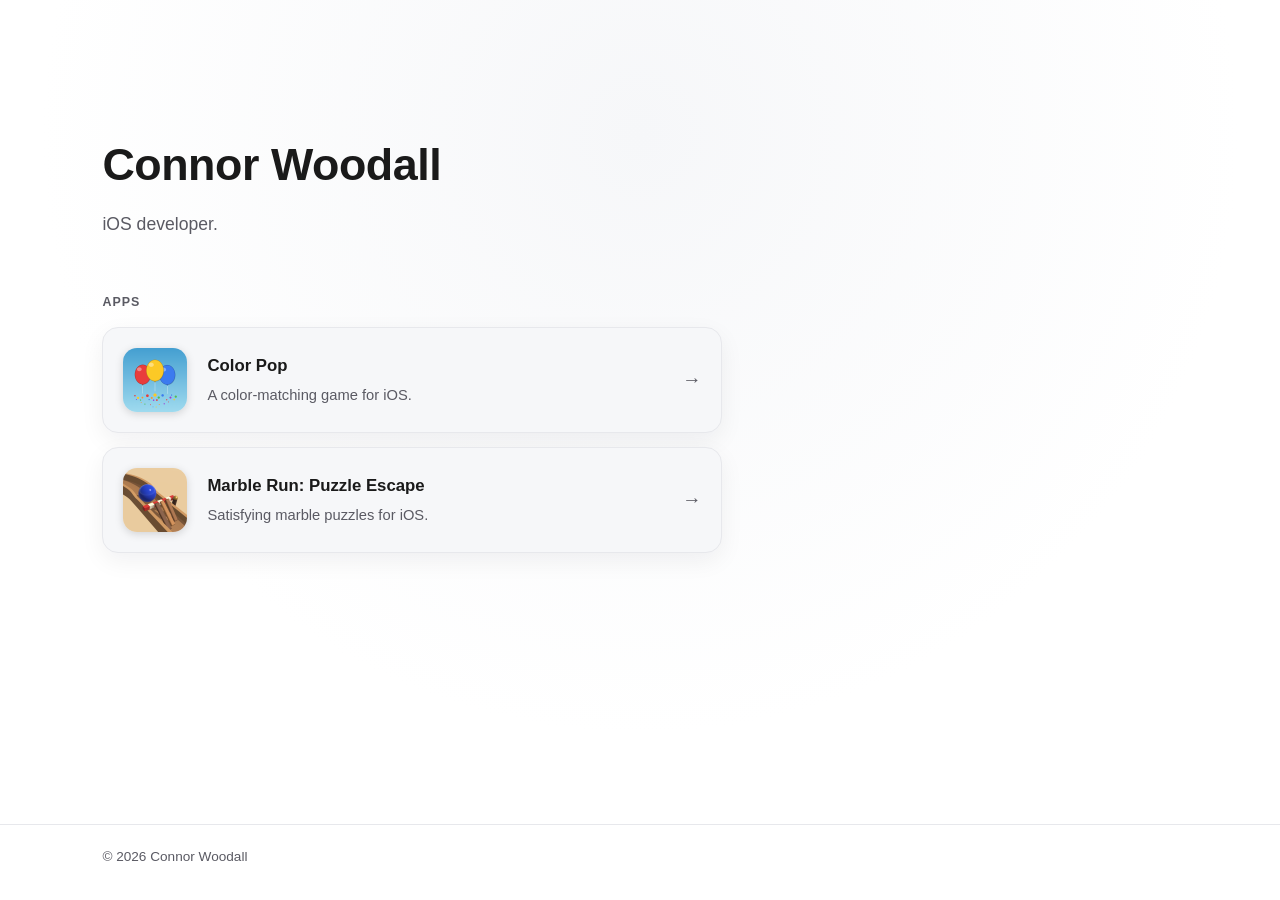
<file: index.html>
<!DOCTYPE html>
<html lang="en">
<head>
  <meta charset="UTF-8">
  <meta name="viewport" content="width=device-width, initial-scale=1.0">
  <title>Connor Woodall</title>
  <link rel="stylesheet" href="assets/site.css">
</head>
<body>

  <div class="wrap">
    <h1>Connor Woodall</h1>
    <p class="subtitle">iOS developer.</p>

    <h2 class="section-label">Apps</h2>
    <a class="app-card" href="colorpop.html">
      <img src="assets/app-icon.png" alt="Color Pop app icon">
      <div class="app-meta">
        <p class="app-name">Color Pop</p>
        <p class="app-desc">A color-matching game for iOS.</p>
      </div>
      <span class="app-arrow">&rarr;</span>
    </a>
    <a class="app-card" href="marblerun/index.html" style="margin-top: 14px;">
      <img src="assets/marblerun/app-icon.png" alt="Marble Run app icon">
      <div class="app-meta">
        <p class="app-name">Marble Run: Puzzle Escape</p>
        <p class="app-desc">Satisfying marble puzzles for iOS.</p>
      </div>
      <span class="app-arrow">&rarr;</span>
    </a>
  </div>

  <footer>
    &copy; 2026 Connor Woodall
  </footer>

</body>
</html>
</file>
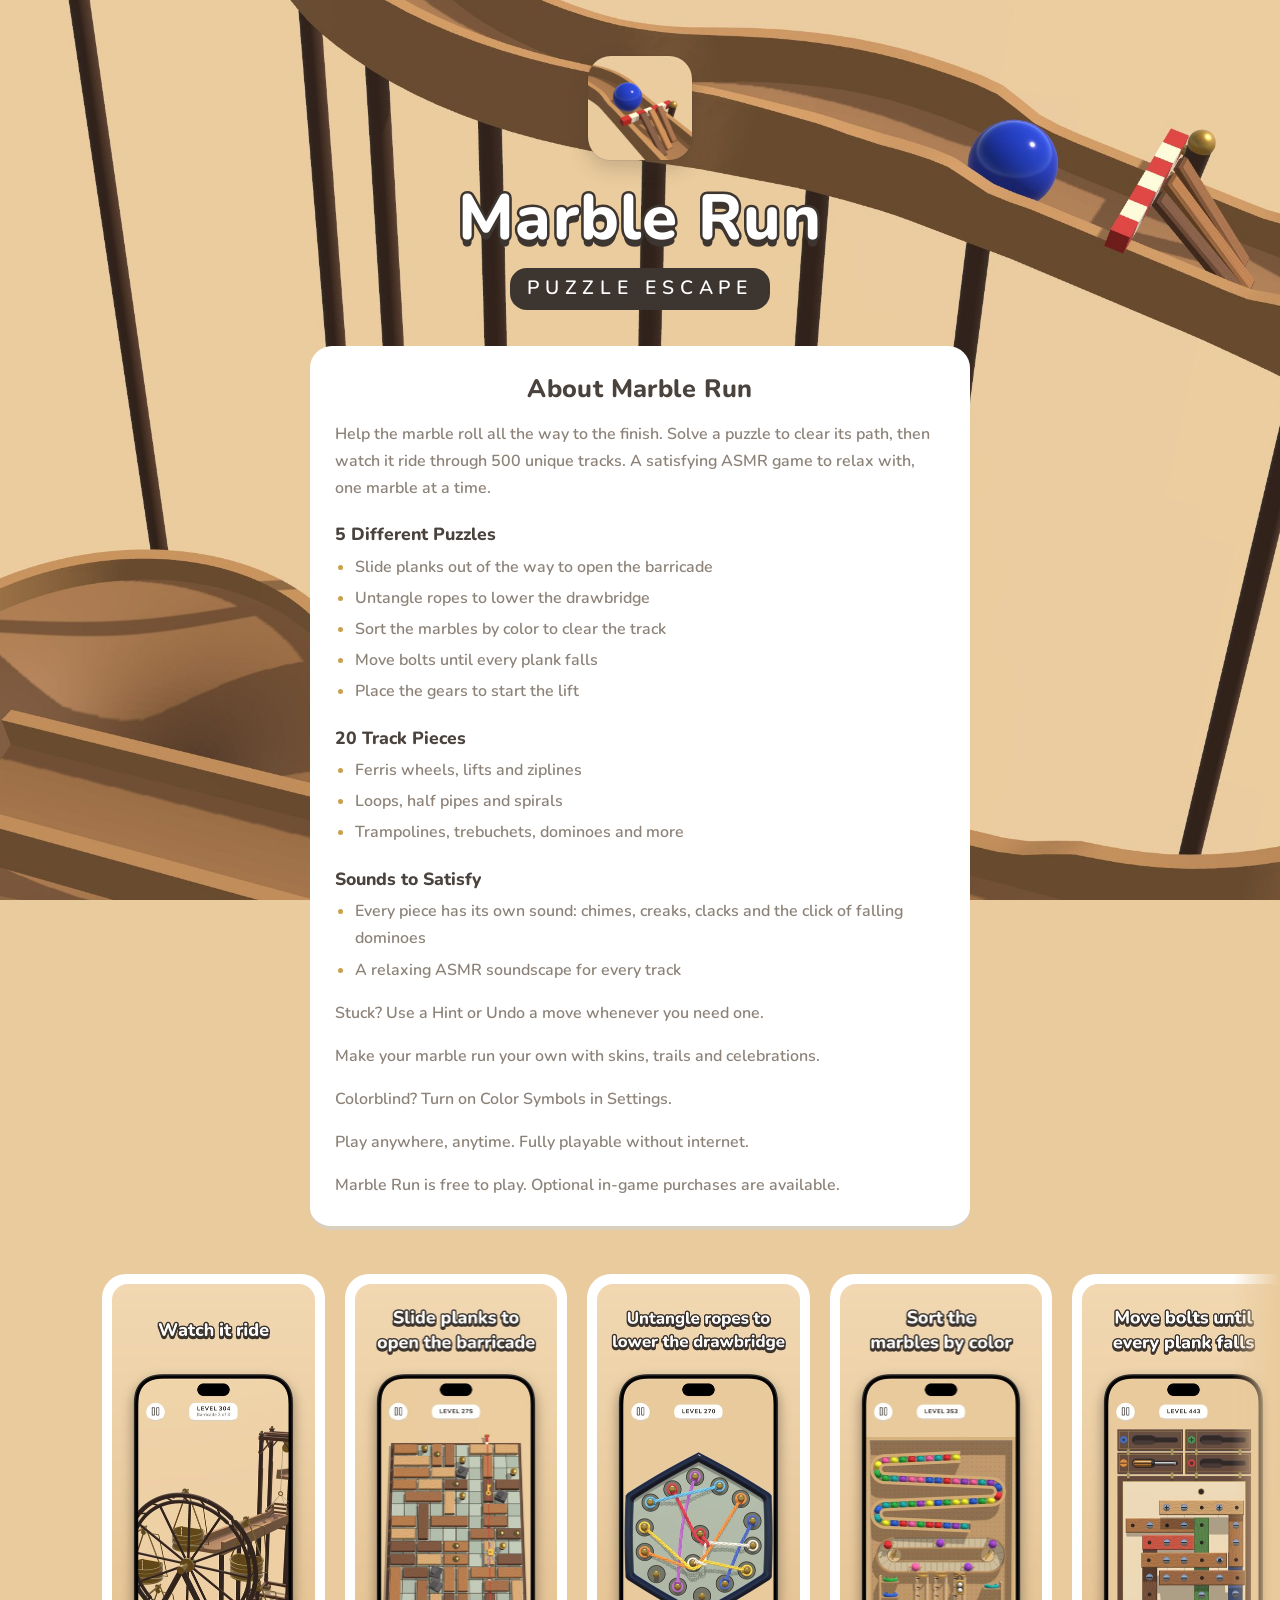
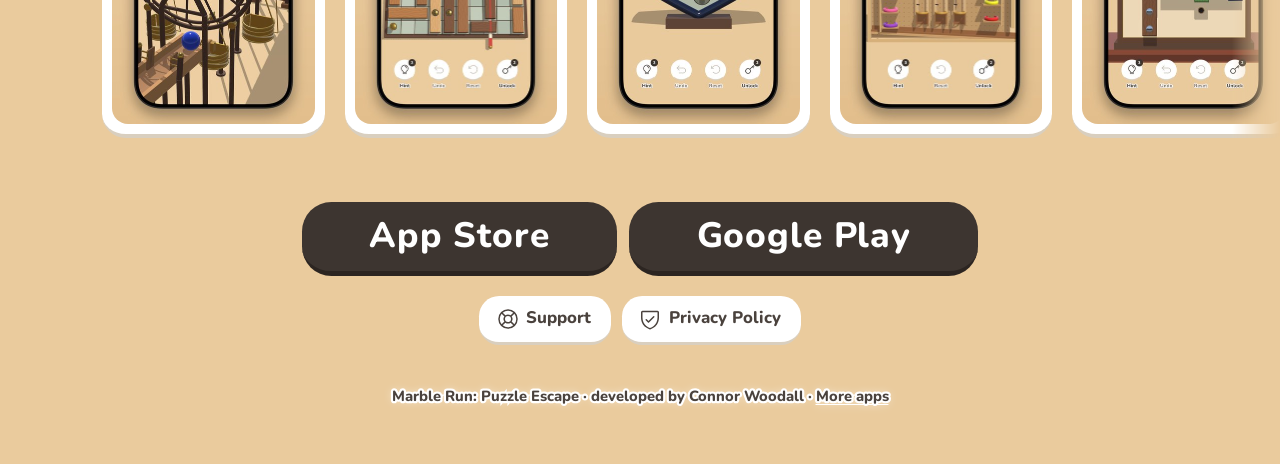
<file: marblerun/index.html>
<!DOCTYPE html>
<html lang="en">
<head>
  <meta charset="UTF-8">
  <meta name="viewport" content="width=device-width, initial-scale=1.0">
  <title>Marble Run: Puzzle Escape</title>
  <meta name="description" content="Clear the marble's path through satisfying sliding, bolt, rope, gear and sort puzzles.">
  <link rel="icon" href="../assets/marblerun/app-icon.png">
  <link rel="stylesheet" href="../assets/marblerun-theme.css">
</head>
<body>

  <div class="mr-hero">
    <img class="mr-icon" src="../assets/marblerun/app-icon.png" alt="Marble Run app icon">
    <h1 class="mr-wordmark">Marble Run</h1>
    <p class="mr-tagline">Puzzle Escape</p>
  </div>

  <div class="mr-blurb mr-card">
    <h2 class="mr-card-title">About Marble Run</h2>
    <div class="mr-card-body mr-description">
      <p>Help the marble roll all the way to the finish. Solve a puzzle to clear its path, then watch it ride through 500 unique tracks. A satisfying ASMR game to relax with, one marble at a time.</p>

      <h3>5 Different Puzzles</h3>
      <ul>
        <li>Slide planks out of the way to open the barricade</li>
        <li>Untangle ropes to lower the drawbridge</li>
        <li>Sort the marbles by color to clear the track</li>
        <li>Move bolts until every plank falls</li>
        <li>Place the gears to start the lift</li>
      </ul>

      <h3>20 Track Pieces</h3>
      <ul>
        <li>Ferris wheels, lifts and ziplines</li>
        <li>Loops, half pipes and spirals</li>
        <li>Trampolines, trebuchets, dominoes and more</li>
      </ul>

      <h3>Sounds to Satisfy</h3>
      <ul>
        <li>Every piece has its own sound: chimes, creaks, clacks and the click of falling dominoes</li>
        <li>A relaxing ASMR soundscape for every track</li>
      </ul>

      <p>Stuck? Use a Hint or Undo a move whenever you need one.</p>

      <p>Make your marble run your own with skins, trails and celebrations.</p>

      <p>Colorblind? Turn on Color Symbols in Settings.</p>

      <p>Play anywhere, anytime. Fully playable without internet.</p>

      <p>Marble Run is free to play. Optional in-game purchases are available.</p>
    </div>
  </div>

  <div class="mr-showcase">
    <div class="mr-shot"><img src="../assets/marblerun/screenshots/01-run.jpg" alt="Watch it ride" loading="lazy" width="405" height="880"></div>
    <div class="mr-shot"><img src="../assets/marblerun/screenshots/02-sliding.jpg" alt="Slide planks to open the barricade" loading="lazy" width="405" height="880"></div>
    <div class="mr-shot"><img src="../assets/marblerun/screenshots/03-ropes.jpg" alt="Untangle ropes to lower the drawbridge" loading="lazy" width="405" height="880"></div>
    <div class="mr-shot"><img src="../assets/marblerun/screenshots/04-sort.jpg" alt="Sort the marbles by color" loading="lazy" width="405" height="880"></div>
    <div class="mr-shot"><img src="../assets/marblerun/screenshots/05-bolts.jpg" alt="Move bolts until every plank falls" loading="lazy" width="405" height="880"></div>
    <div class="mr-shot"><img src="../assets/marblerun/screenshots/06-gears.jpg" alt="Place the gears to start the lift" loading="lazy" width="405" height="880"></div>
    <div class="mr-shot"><img src="../assets/marblerun/screenshots/07-loop.jpg" alt="Many fun track pieces" loading="lazy" width="405" height="880"></div>
    <div class="mr-shot"><img src="../assets/marblerun/screenshots/08-half-pipe.jpg" alt="See it shred" loading="lazy" width="405" height="880"></div>
    <div class="mr-shot"><img src="../assets/marblerun/screenshots/09-peg-board.jpg" alt="Every piece has its own sound" loading="lazy" width="405" height="880"></div>
    <div class="mr-shot"><img src="../assets/marblerun/screenshots/10-finish.jpg" alt="Celebrate your way" loading="lazy" width="405" height="880"></div>
  </div>

  <div class="mr-links">
    <div class="mr-store-row">
      <a class="mr-play" href="https://apps.apple.com/app/id6821722017" target="_blank" rel="noopener">
        <span class="mr-play-word">App Store</span>
      </a>
      <a class="mr-play" href="https://play.google.com/store/apps/details?id=com.connorwoodall.marblerun" target="_blank" rel="noopener">
        <span class="mr-play-word">Google Play</span>
      </a>
    </div>
    <div class="mr-pill-row">
      <a class="mr-pill" href="support.html"><img src="../assets/marblerun/icons/lifebuoy.svg" alt="">Support</a>
      <a class="mr-pill" href="privacy.html"><img src="../assets/marblerun/icons/shield-check.svg" alt="">Privacy Policy</a>
    </div>
  </div>

  <p class="mr-footer">Marble Run: Puzzle Escape &middot; developed by Connor Woodall &middot; <a href="../index.html">More apps</a></p>

</body>
</html>
</file>
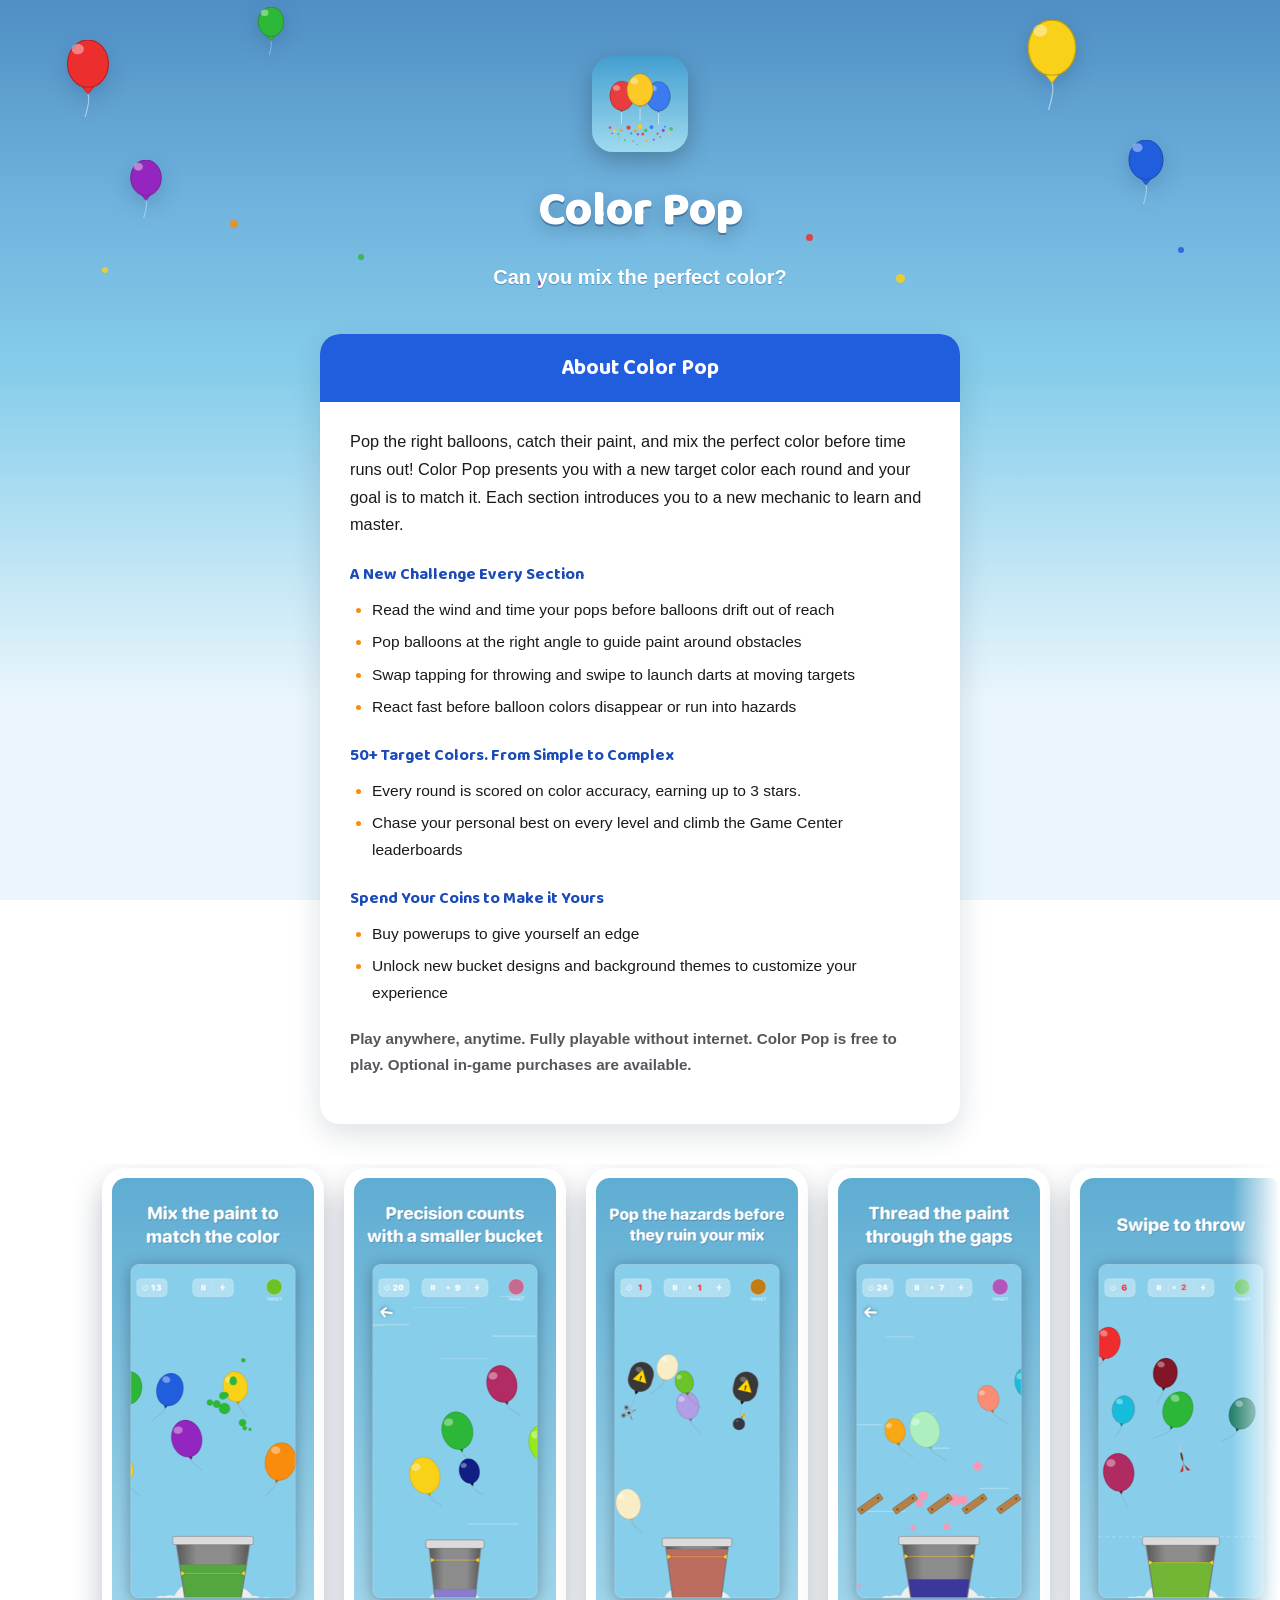
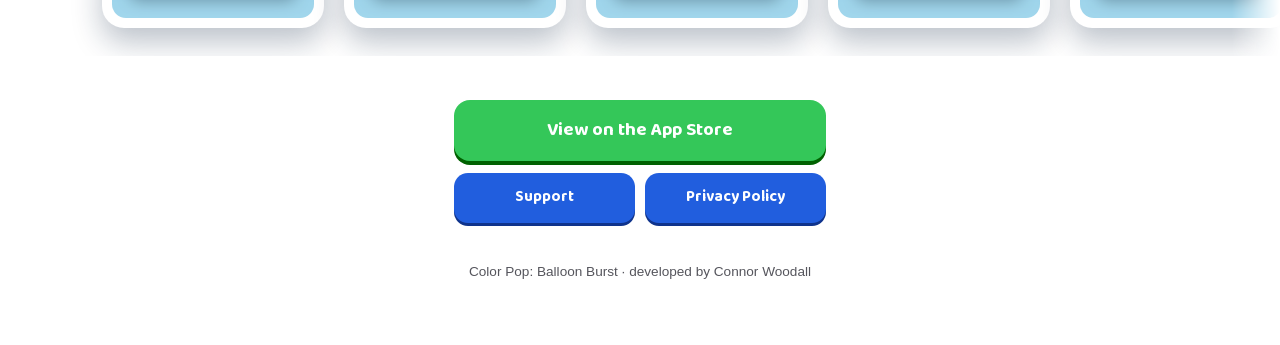
<file: colorpop.html>
<!DOCTYPE html>
<html lang="en">
<head>
  <meta charset="UTF-8">
  <meta name="viewport" content="width=device-width, initial-scale=1.0">
  <title>Color Pop: Balloon Burst</title>
  <link rel="icon" href="assets/app-icon.png">
  <link rel="stylesheet" href="assets/colorpop-theme.css">
</head>
<body>

  <div class="cp-hero">
    <!-- Balloons: same body/gloss/knot/string geometry as the app's BalloonIcon.swift,
         colored from PaintColor.swift's palette. -->
    <svg class="cp-balloon" style="left:5%; top:12%; width:48px; animation-delay:0s;" viewBox="0 0 100 160">
      <ellipse cx="50" cy="49.6" rx="42.5" ry="49.6" fill="#ED2E2E" stroke="#B22323" stroke-width="2.4"/>
      <ellipse cx="28.75" cy="18.85" rx="12.75" ry="10.91" fill="#fff" opacity="0.4"/>
      <polygon points="38.1,98.2 61.9,98.2 50,112.6" fill="#ED2E2E" stroke="#B22323" stroke-width="1.5"/>
      <path d="M50,112.6 Q55,124.45 44,160" stroke="rgba(255,255,255,0.5)" stroke-width="2.2" fill="none" stroke-linecap="round"/>
    </svg>
    <svg class="cp-balloon" style="left:80%; top:6%; width:56px; animation-delay:1.2s;" viewBox="0 0 100 160">
      <ellipse cx="50" cy="49.6" rx="42.5" ry="49.6" fill="#FAD11A" stroke="#BC9D14" stroke-width="2.4"/>
      <ellipse cx="28.75" cy="18.85" rx="12.75" ry="10.91" fill="#fff" opacity="0.4"/>
      <polygon points="38.1,98.2 61.9,98.2 50,112.6" fill="#FAD11A" stroke="#BC9D14" stroke-width="1.5"/>
      <path d="M50,112.6 Q55,124.45 44,160" stroke="rgba(255,255,255,0.5)" stroke-width="2.2" fill="none" stroke-linecap="round"/>
    </svg>
    <svg class="cp-balloon" style="left:88%; top:42%; width:40px; animation-delay:2.4s;" viewBox="0 0 100 160">
      <ellipse cx="50" cy="49.6" rx="42.5" ry="49.6" fill="#215EDE" stroke="#1947A7" stroke-width="2.4"/>
      <ellipse cx="28.75" cy="18.85" rx="12.75" ry="10.91" fill="#fff" opacity="0.4"/>
      <polygon points="38.1,98.2 61.9,98.2 50,112.6" fill="#215EDE" stroke="#1947A7" stroke-width="1.5"/>
      <path d="M50,112.6 Q55,124.45 44,160" stroke="rgba(255,255,255,0.5)" stroke-width="2.2" fill="none" stroke-linecap="round"/>
    </svg>
    <svg class="cp-balloon" style="left:10%; top:48%; width:36px; animation-delay:0.6s;" viewBox="0 0 100 160">
      <ellipse cx="50" cy="49.6" rx="42.5" ry="49.6" fill="#9426BF" stroke="#6F1D8F" stroke-width="2.4"/>
      <ellipse cx="28.75" cy="18.85" rx="12.75" ry="10.91" fill="#fff" opacity="0.4"/>
      <polygon points="38.1,98.2 61.9,98.2 50,112.6" fill="#9426BF" stroke="#6F1D8F" stroke-width="1.5"/>
      <path d="M50,112.6 Q55,124.45 44,160" stroke="rgba(255,255,255,0.5)" stroke-width="2.2" fill="none" stroke-linecap="round"/>
    </svg>
    <svg class="cp-balloon" style="left:20%; top:2%; width:30px; animation-delay:1.8s;" viewBox="0 0 100 160">
      <ellipse cx="50" cy="49.6" rx="42.5" ry="49.6" fill="#2EB838" stroke="#238A2A" stroke-width="2.4"/>
      <ellipse cx="28.75" cy="18.85" rx="12.75" ry="10.91" fill="#fff" opacity="0.4"/>
      <polygon points="38.1,98.2 61.9,98.2 50,112.6" fill="#2EB838" stroke="#238A2A" stroke-width="1.5"/>
      <path d="M50,112.6 Q55,124.45 44,160" stroke="rgba(255,255,255,0.5)" stroke-width="2.2" fill="none" stroke-linecap="round"/>
    </svg>

    <!-- Confetti, matching the app icon's scattered dots -->
    <div class="cp-confetti" style="left:18%; top:66%; width:8px; height:8px; background:#FA8C0D;"></div>
    <div class="cp-confetti" style="left:28%; top:76%; width:6px; height:6px; background:#2EB838;"></div>
    <div class="cp-confetti" style="left:63%; top:70%; width:7px; height:7px; background:#ED2E2E;"></div>
    <div class="cp-confetti" style="left:70%; top:82%; width:9px; height:9px; background:#FAD11A;"></div>
    <div class="cp-confetti" style="left:42%; top:84%; width:6px; height:6px; background:#9426BF;"></div>
    <div class="cp-confetti" style="left:92%; top:74%; width:6px; height:6px; background:#215EDE;"></div>
    <div class="cp-confetti" style="left:8%; top:80%; width:6px; height:6px; background:#FAD11A;"></div>

    <div class="cp-hero-content">
      <img class="cp-icon" src="assets/app-icon.png" alt="Color Pop app icon">
      <h1 class="cp-wordmark">Color Pop</h1>
      <p class="cp-tagline">Can you mix the perfect color?</p>
    </div>
  </div>

  <div class="cp-blurb">
    <div class="cp-blurb-header">
      <h2>About Color Pop</h2>
    </div>
    <div class="cp-blurb-body">
      <p>Pop the right balloons, catch their paint, and mix the perfect color before time runs out! Color Pop presents you with a new target color each round and your goal is to match it. Each section introduces you to a new mechanic to learn and master.</p>

      <h3>A New Challenge Every Section</h3>
      <ul>
        <li>Read the wind and time your pops before balloons drift out of reach</li>
        <li>Pop balloons at the right angle to guide paint around obstacles</li>
        <li>Swap tapping for throwing and swipe to launch darts at moving targets</li>
        <li>React fast before balloon colors disappear or run into hazards</li>
      </ul>

      <h3>50+ Target Colors. From Simple to Complex</h3>
      <ul>
        <li>Every round is scored on color accuracy, earning up to 3 stars.</li>
        <li>Chase your personal best on every level and climb the Game Center leaderboards</li>
      </ul>

      <h3>Spend Your Coins to Make it Yours</h3>
      <ul>
        <li>Buy powerups to give yourself an edge</li>
        <li>Unlock new bucket designs and background themes to customize your experience</li>
      </ul>

      <p class="cp-closing">Play anywhere, anytime. Fully playable without internet. Color Pop is free to play. Optional in-game purchases are available.</p>
    </div>
  </div>

  <div class="cp-showcase">
    <div class="cp-shot"><img src="assets/screenshots/core.png" alt="Mix the paint to match the color" loading="lazy" width="330" height="717"></div>
    <div class="cp-shot"><img src="assets/screenshots/precision.png" alt="Precision counts with a smaller bucket" loading="lazy" width="330" height="717"></div>
    <div class="cp-shot"><img src="assets/screenshots/hazards.png" alt="Pop the hazards before they ruin your mix" loading="lazy" width="330" height="717"></div>
    <div class="cp-shot"><img src="assets/screenshots/obstacles.png" alt="Thread the paint through the gaps" loading="lazy" width="330" height="717"></div>
    <div class="cp-shot"><img src="assets/screenshots/darts.png" alt="Swipe to throw" loading="lazy" width="330" height="717"></div>
    <div class="cp-shot"><img src="assets/screenshots/gyro.png" alt="Tilt to move the bucket" loading="lazy" width="330" height="717"></div>
    <div class="cp-shot"><img src="assets/screenshots/two-buckets.png" alt="Two buckets, two targets" loading="lazy" width="330" height="717"></div>
    <div class="cp-shot"><img src="assets/screenshots/themes.png" alt="Five themes to unlock" loading="lazy" width="330" height="717"></div>
    <div class="cp-shot"><img src="assets/screenshots/results.png" alt="How close can you get?" loading="lazy" width="330" height="717"></div>
    <div class="cp-shot"><img src="assets/screenshots/levels.png" alt="A new twist every 5 levels" loading="lazy" width="330" height="717"></div>
  </div>

  <div class="cp-links">
    <a class="cp-btn-candy cp-btn-primary" href="https://apps.apple.com/us/app/color-pop-balloon-burst/id6787263248" target="_blank" rel="noopener">View on the App Store</a>
    <div class="cp-btn-row">
      <a class="cp-btn-candy cp-btn-secondary" href="support.html">Support</a>
      <a class="cp-btn-candy cp-btn-secondary" href="privacy.html">Privacy Policy</a>
    </div>
  </div>

  <p class="cp-footer">Color Pop: Balloon Burst &middot; developed by Connor Woodall</p>

</body>
</html>
</file>
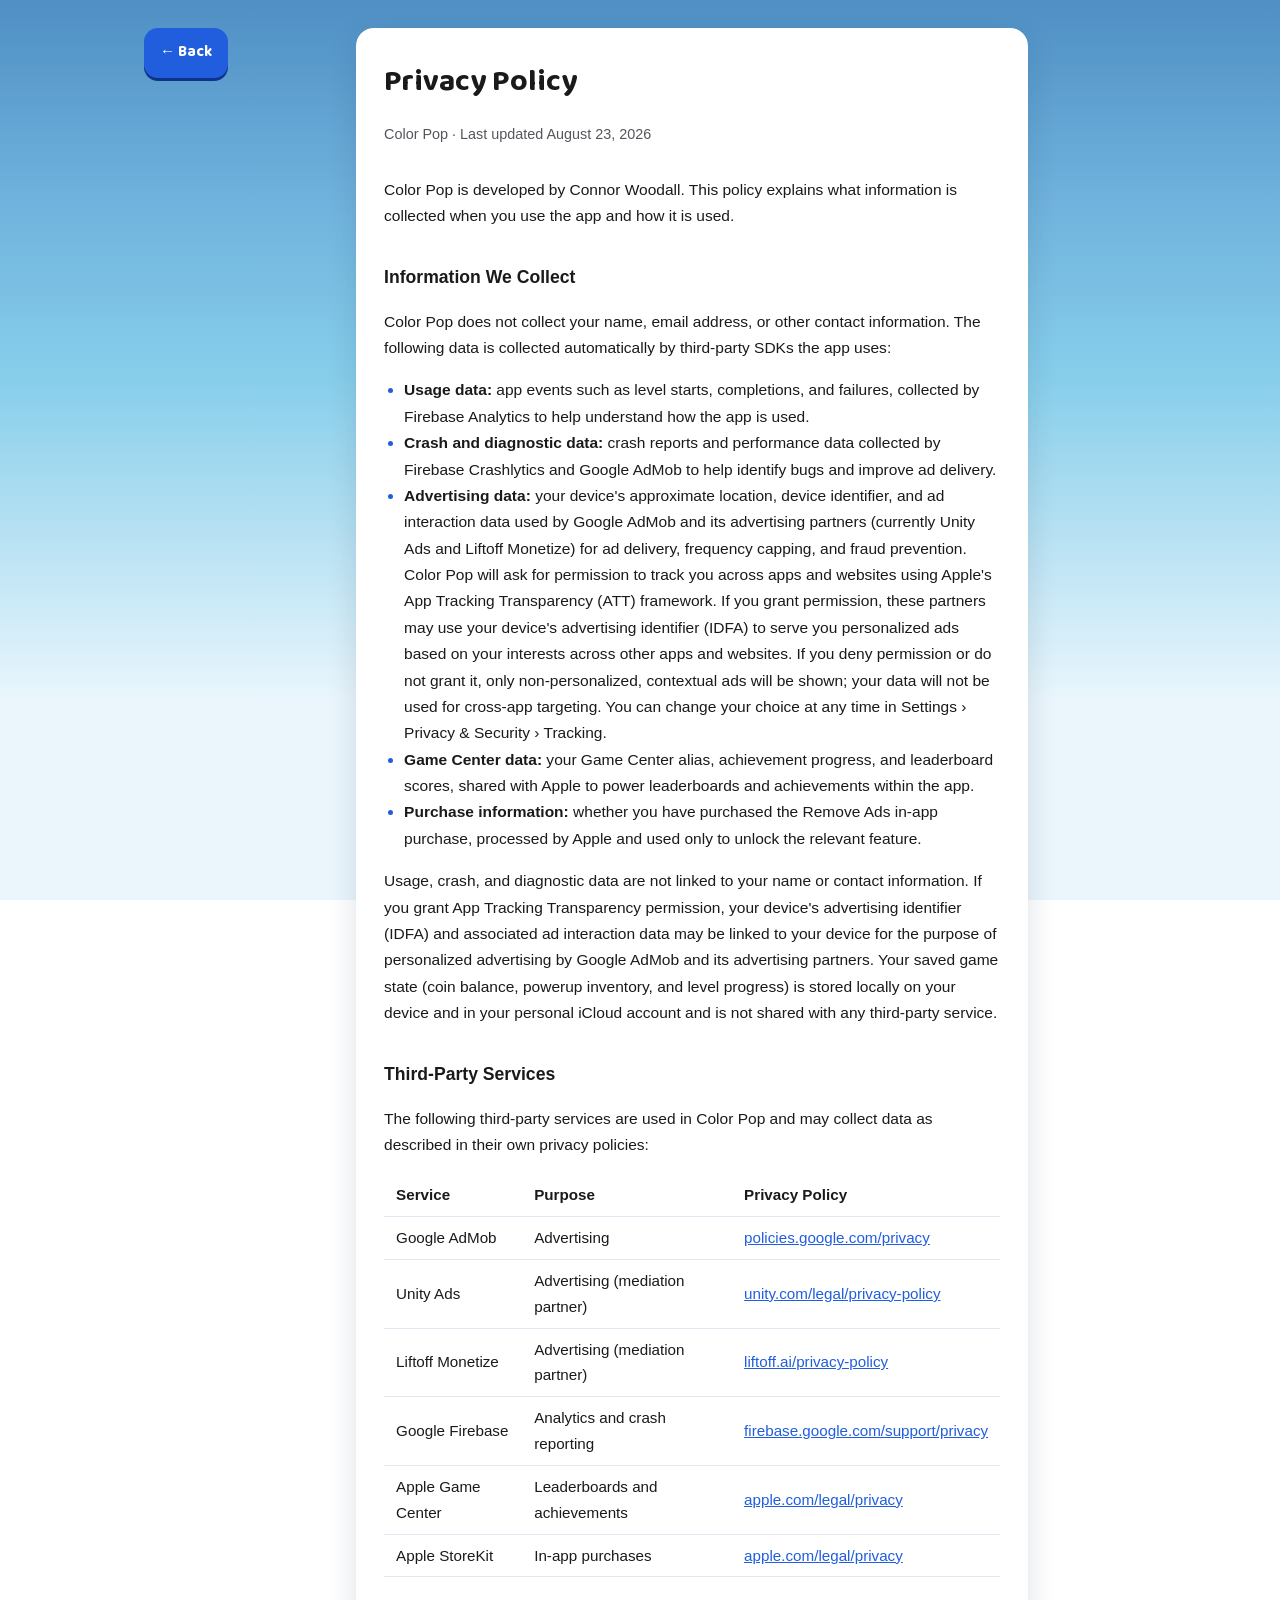
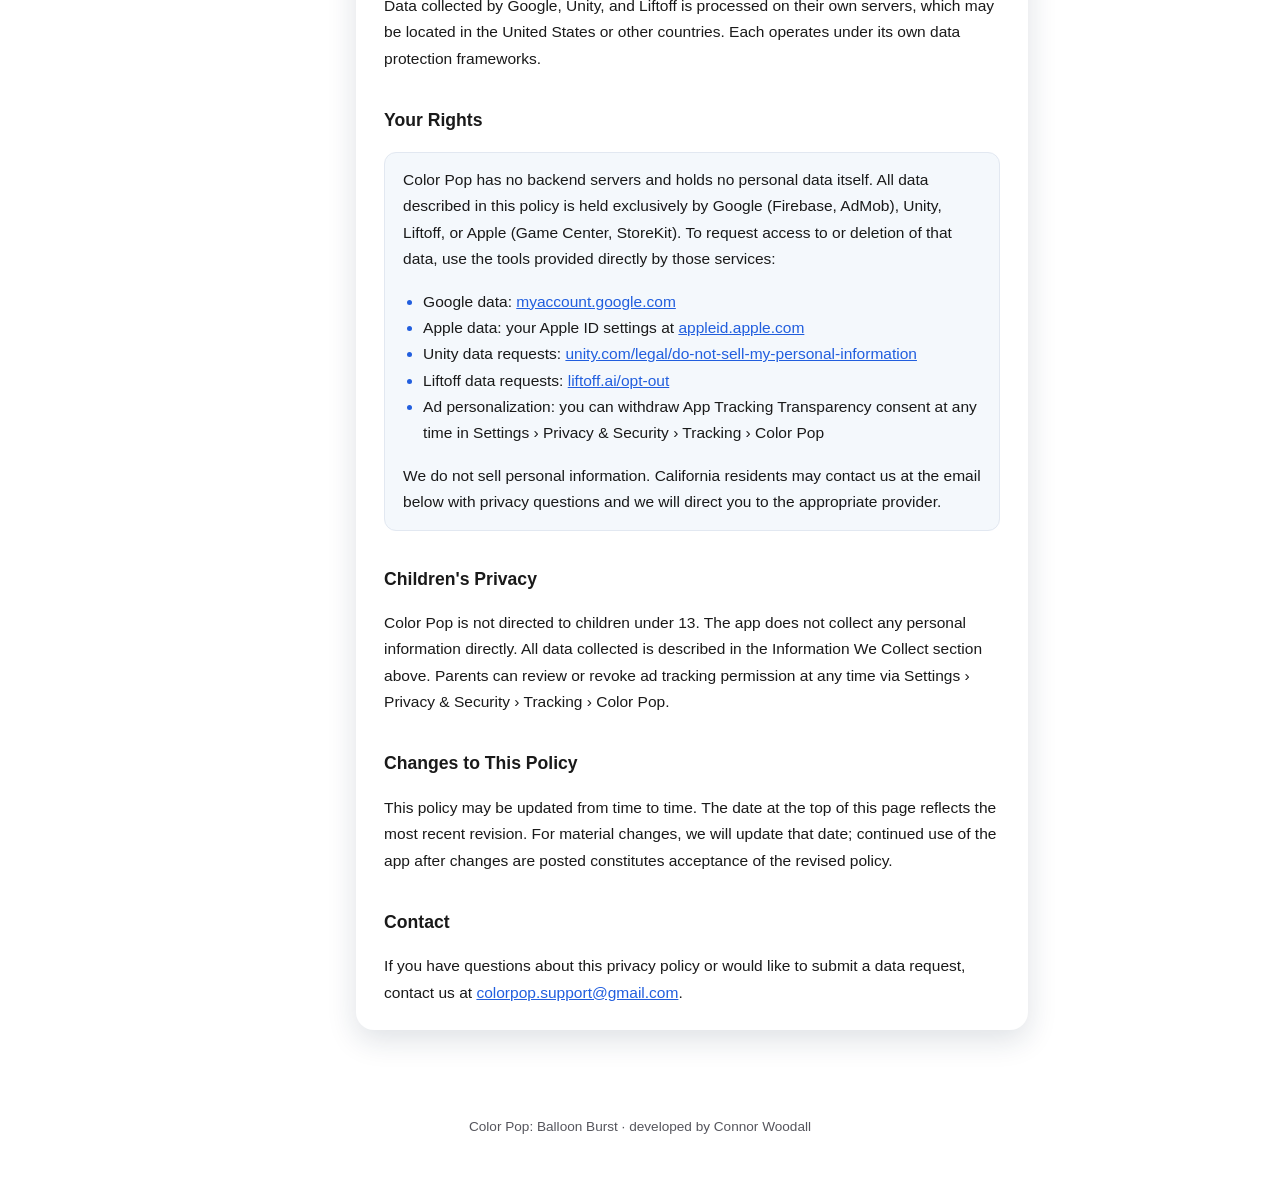
<file: privacy.html>
<!DOCTYPE html>
<html lang="en">
<head>
  <meta charset="UTF-8">
  <meta name="viewport" content="width=device-width, initial-scale=1.0">
  <title>Privacy Policy | Color Pop</title>
  <link rel="icon" href="assets/app-icon.png">
  <link rel="stylesheet" href="assets/colorpop-theme.css">
</head>
<body>

  <div class="cp-page-row">
    <div class="cp-topbar">
      <a class="cp-btn-candy cp-btn-secondary cp-btn-inline" href="colorpop.html">&larr; Back</a>
    </div>

    <div class="cp-content">
    <div class="cp-card">

      <h1 class="cp-page-title">Privacy Policy</h1>
      <p class="cp-meta">Color Pop &middot; Last updated August 23, 2026</p>

      <p>Color Pop is developed by Connor Woodall. This policy explains what information is collected when you use the app and how it is used.</p>

      <h2>Information We Collect</h2>
      <p>Color Pop does not collect your name, email address, or other contact information. The following data is collected automatically by third-party SDKs the app uses:</p>
      <ul>
        <li><strong>Usage data:</strong> app events such as level starts, completions, and failures, collected by Firebase Analytics to help understand how the app is used.</li>
        <li><strong>Crash and diagnostic data:</strong> crash reports and performance data collected by Firebase Crashlytics and Google AdMob to help identify bugs and improve ad delivery.</li>
        <li><strong>Advertising data:</strong> your device's approximate location, device identifier, and ad interaction data used by Google AdMob and its advertising partners (currently Unity Ads and Liftoff Monetize) for ad delivery, frequency capping, and fraud prevention. Color Pop will ask for permission to track you across apps and websites using Apple's App Tracking Transparency (ATT) framework. If you grant permission, these partners may use your device's advertising identifier (IDFA) to serve you personalized ads based on your interests across other apps and websites. If you deny permission or do not grant it, only non-personalized, contextual ads will be shown; your data will not be used for cross-app targeting. You can change your choice at any time in Settings &rsaquo; Privacy &amp; Security &rsaquo; Tracking.</li>
        <li><strong>Game Center data:</strong> your Game Center alias, achievement progress, and leaderboard scores, shared with Apple to power leaderboards and achievements within the app.</li>
        <li><strong>Purchase information:</strong> whether you have purchased the Remove Ads in-app purchase, processed by Apple and used only to unlock the relevant feature.</li>
      </ul>
      <p>Usage, crash, and diagnostic data are not linked to your name or contact information. If you grant App Tracking Transparency permission, your device's advertising identifier (IDFA) and associated ad interaction data may be linked to your device for the purpose of personalized advertising by Google AdMob and its advertising partners. Your saved game state (coin balance, powerup inventory, and level progress) is stored locally on your device and in your personal iCloud account and is not shared with any third-party service.</p>

      <h2>Third-Party Services</h2>
      <p>The following third-party services are used in Color Pop and may collect data as described in their own privacy policies:</p>
      <table>
        <tr><th>Service</th><th>Purpose</th><th>Privacy Policy</th></tr>
        <tr><td>Google AdMob</td><td>Advertising</td><td><a href="https://policies.google.com/privacy">policies.google.com/privacy</a></td></tr>
        <tr><td>Unity Ads</td><td>Advertising (mediation partner)</td><td><a href="https://unity.com/legal/privacy-policy">unity.com/legal/privacy-policy</a></td></tr>
        <tr><td>Liftoff Monetize</td><td>Advertising (mediation partner)</td><td><a href="https://liftoff.ai/privacy-policy/">liftoff.ai/privacy-policy</a></td></tr>
        <tr><td>Google Firebase</td><td>Analytics and crash reporting</td><td><a href="https://firebase.google.com/support/privacy">firebase.google.com/support/privacy</a></td></tr>
        <tr><td>Apple Game Center</td><td>Leaderboards and achievements</td><td><a href="https://www.apple.com/legal/privacy/">apple.com/legal/privacy</a></td></tr>
        <tr><td>Apple StoreKit</td><td>In-app purchases</td><td><a href="https://www.apple.com/legal/privacy/">apple.com/legal/privacy</a></td></tr>
      </table>
      <p>Data collected by Google, Unity, and Liftoff is processed on their own servers, which may be located in the United States or other countries. Each operates under its own data protection frameworks.</p>

      <h2>Your Rights</h2>
      <div class="cp-callout">
        <p style="margin-top:0;">Color Pop has no backend servers and holds no personal data itself. All data described in this policy is held exclusively by Google (Firebase, AdMob), Unity, Liftoff, or Apple (Game Center, StoreKit). To request access to or deletion of that data, use the tools provided directly by those services:</p>
        <ul>
          <li>Google data: <a href="https://myaccount.google.com">myaccount.google.com</a></li>
          <li>Apple data: your Apple ID settings at <a href="https://appleid.apple.com">appleid.apple.com</a></li>
          <li>Unity data requests: <a href="https://unity.com/legal/do-not-sell-my-personal-information">unity.com/legal/do-not-sell-my-personal-information</a></li>
          <li>Liftoff data requests: <a href="https://liftoff.ai/opt-out/">liftoff.ai/opt-out</a></li>
          <li>Ad personalization: you can withdraw App Tracking Transparency consent at any time in Settings &rsaquo; Privacy &amp; Security &rsaquo; Tracking &rsaquo; Color Pop</li>
        </ul>
        <p style="margin-bottom:0;">We do not sell personal information. California residents may contact us at the email below with privacy questions and we will direct you to the appropriate provider.</p>
      </div>

      <h2>Children's Privacy</h2>
      <p>Color Pop is not directed to children under 13. The app does not collect any personal information directly. All data collected is described in the Information We Collect section above. Parents can review or revoke ad tracking permission at any time via Settings &rsaquo; Privacy &amp; Security &rsaquo; Tracking &rsaquo; Color Pop.</p>

      <h2>Changes to This Policy</h2>
      <p>This policy may be updated from time to time. The date at the top of this page reflects the most recent revision. For material changes, we will update that date; continued use of the app after changes are posted constitutes acceptance of the revised policy.</p>

      <h2>Contact</h2>
      <p>If you have questions about this privacy policy or would like to submit a data request, contact us at <a href="mailto:colorpop.support@gmail.com">colorpop.support@gmail.com</a>.</p>

    </div>
    </div>
  </div>

  <p class="cp-footer">Color Pop: Balloon Burst &middot; developed by Connor Woodall</p>

</body>
</html>
</file>
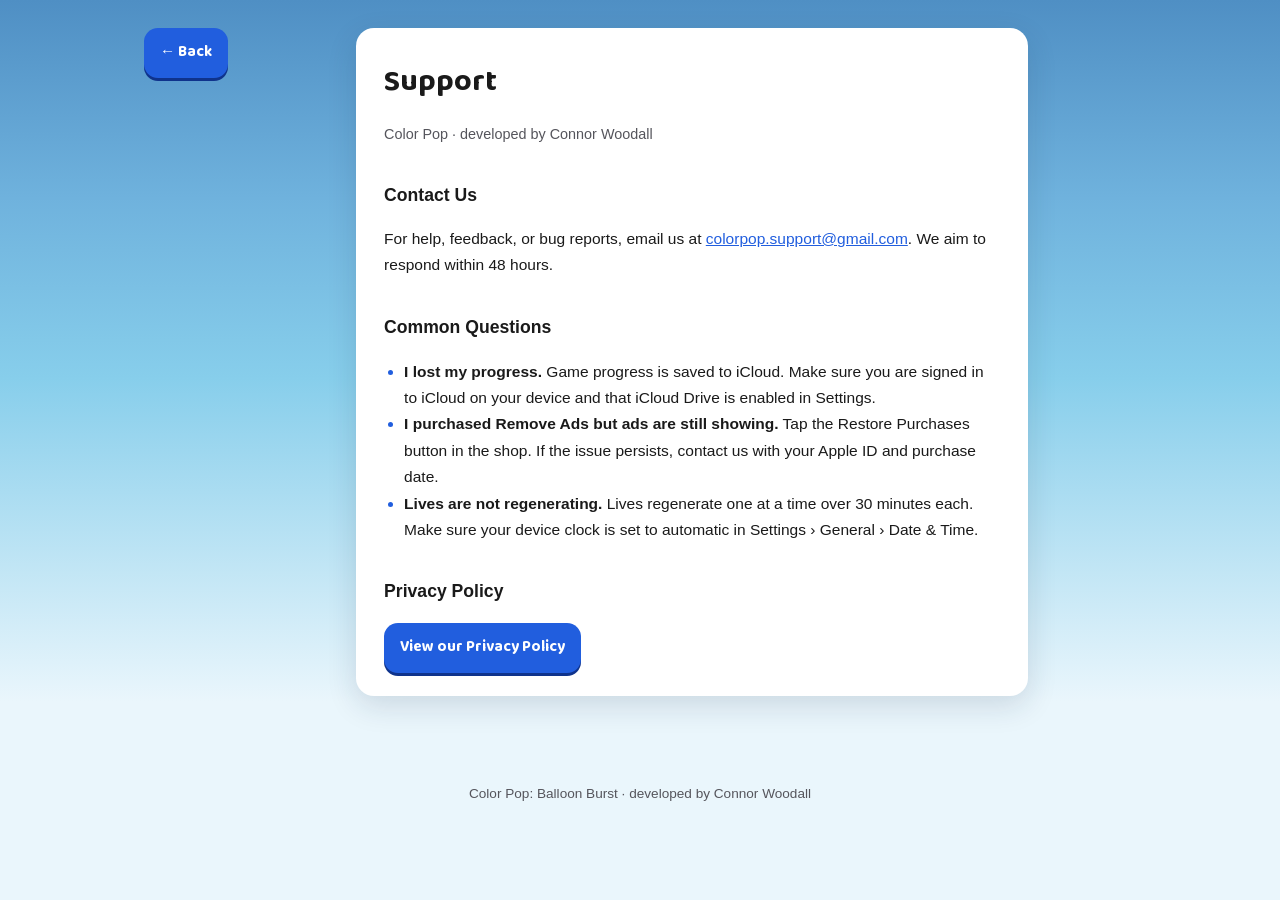
<file: support.html>
<!DOCTYPE html>
<html lang="en">
<head>
  <meta charset="UTF-8">
  <meta name="viewport" content="width=device-width, initial-scale=1.0">
  <title>Support | Color Pop</title>
  <link rel="icon" href="assets/app-icon.png">
  <link rel="stylesheet" href="assets/colorpop-theme.css">
</head>
<body>

  <div class="cp-page-row">
    <div class="cp-topbar">
      <a class="cp-btn-candy cp-btn-secondary cp-btn-inline" href="colorpop.html">&larr; Back</a>
    </div>

    <div class="cp-content">
    <div class="cp-card">

      <h1 class="cp-page-title">Support</h1>
      <p class="cp-meta">Color Pop &middot; developed by Connor Woodall</p>

      <h2>Contact Us</h2>
      <p>For help, feedback, or bug reports, email us at <a href="mailto:colorpop.support@gmail.com">colorpop.support@gmail.com</a>. We aim to respond within 48 hours.</p>

      <h2>Common Questions</h2>
      <ul>
        <li><strong>I lost my progress.</strong> Game progress is saved to iCloud. Make sure you are signed in to iCloud on your device and that iCloud Drive is enabled in Settings.</li>
        <li><strong>I purchased Remove Ads but ads are still showing.</strong> Tap the Restore Purchases button in the shop. If the issue persists, contact us with your Apple ID and purchase date.</li>
        <li><strong>Lives are not regenerating.</strong> Lives regenerate one at a time over 30 minutes each. Make sure your device clock is set to automatic in Settings &rsaquo; General &rsaquo; Date &amp; Time.</li>
      </ul>

      <h2>Privacy Policy</h2>
      <p><a class="cp-btn-candy cp-btn-secondary cp-btn-inline" href="privacy.html">View our Privacy Policy</a></p>

    </div>
    </div>
  </div>

  <p class="cp-footer">Color Pop: Balloon Burst &middot; developed by Connor Woodall</p>

</body>
</html>
</file>
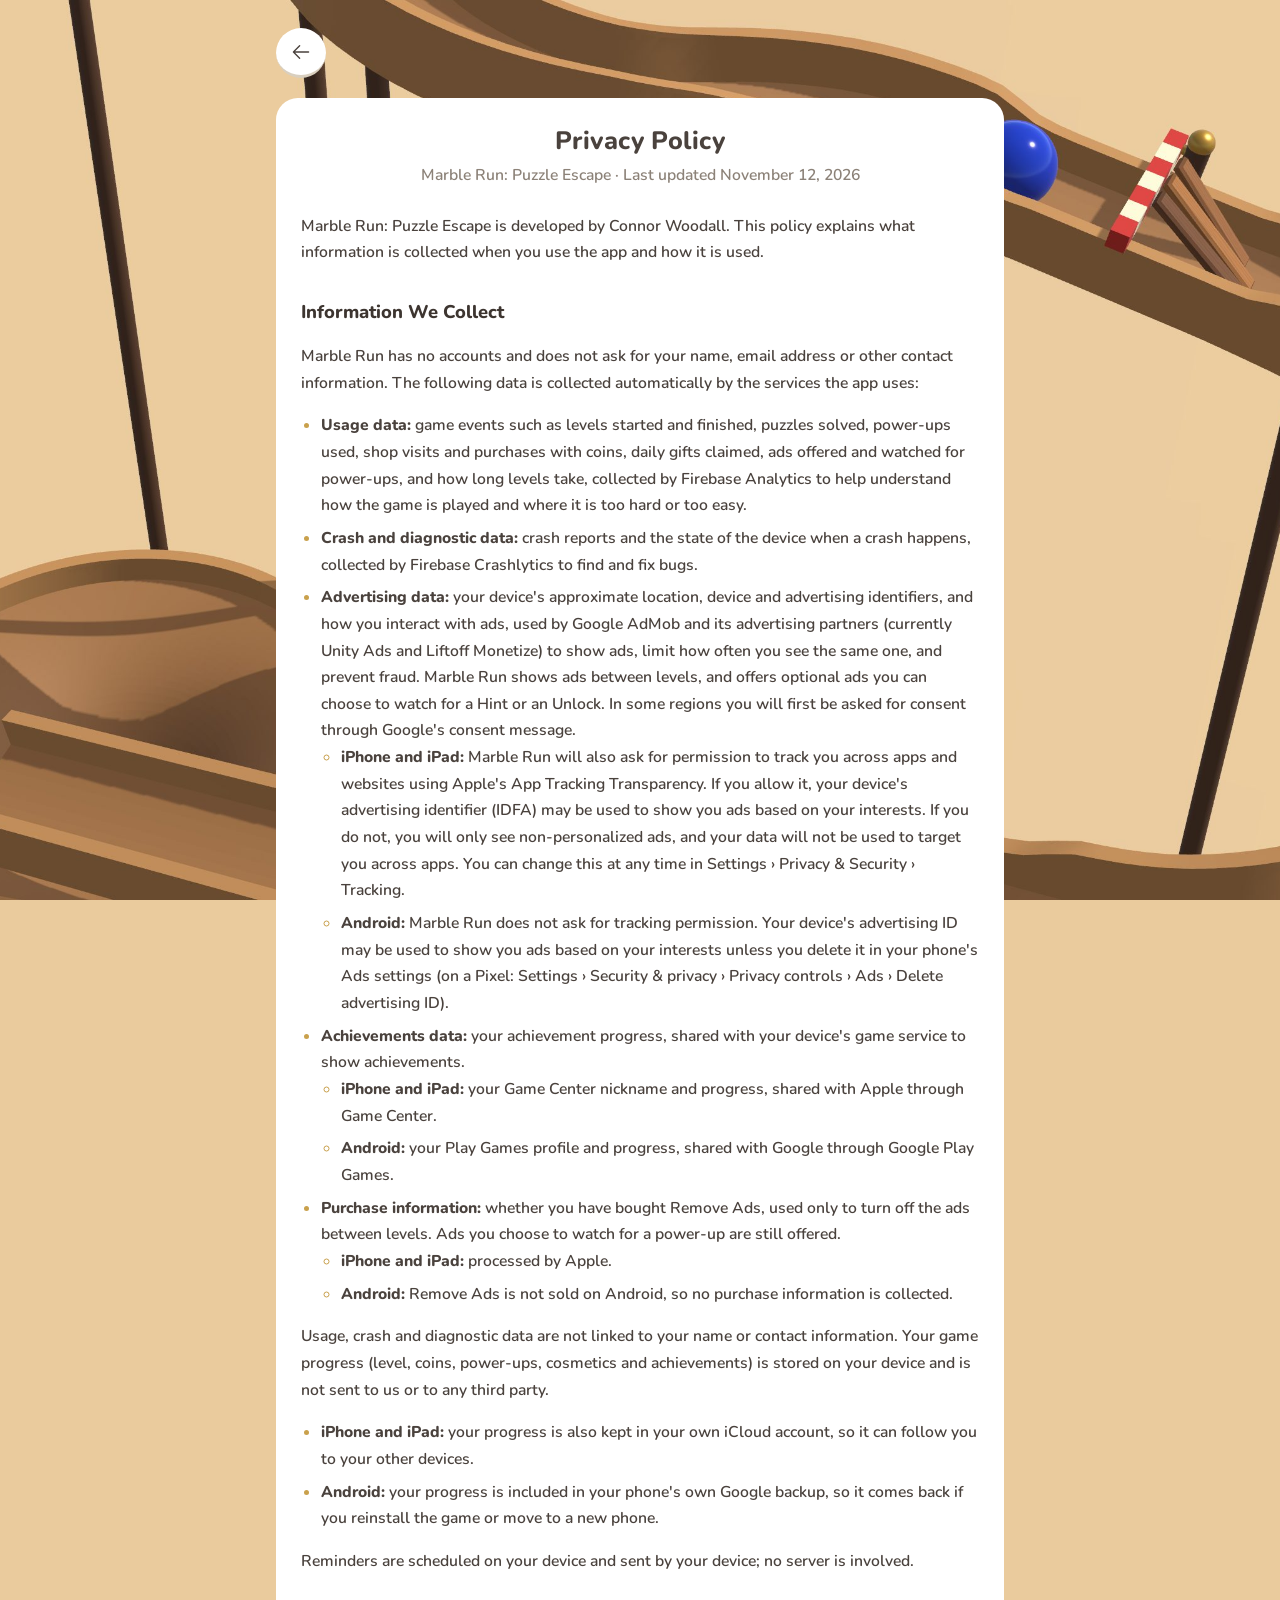
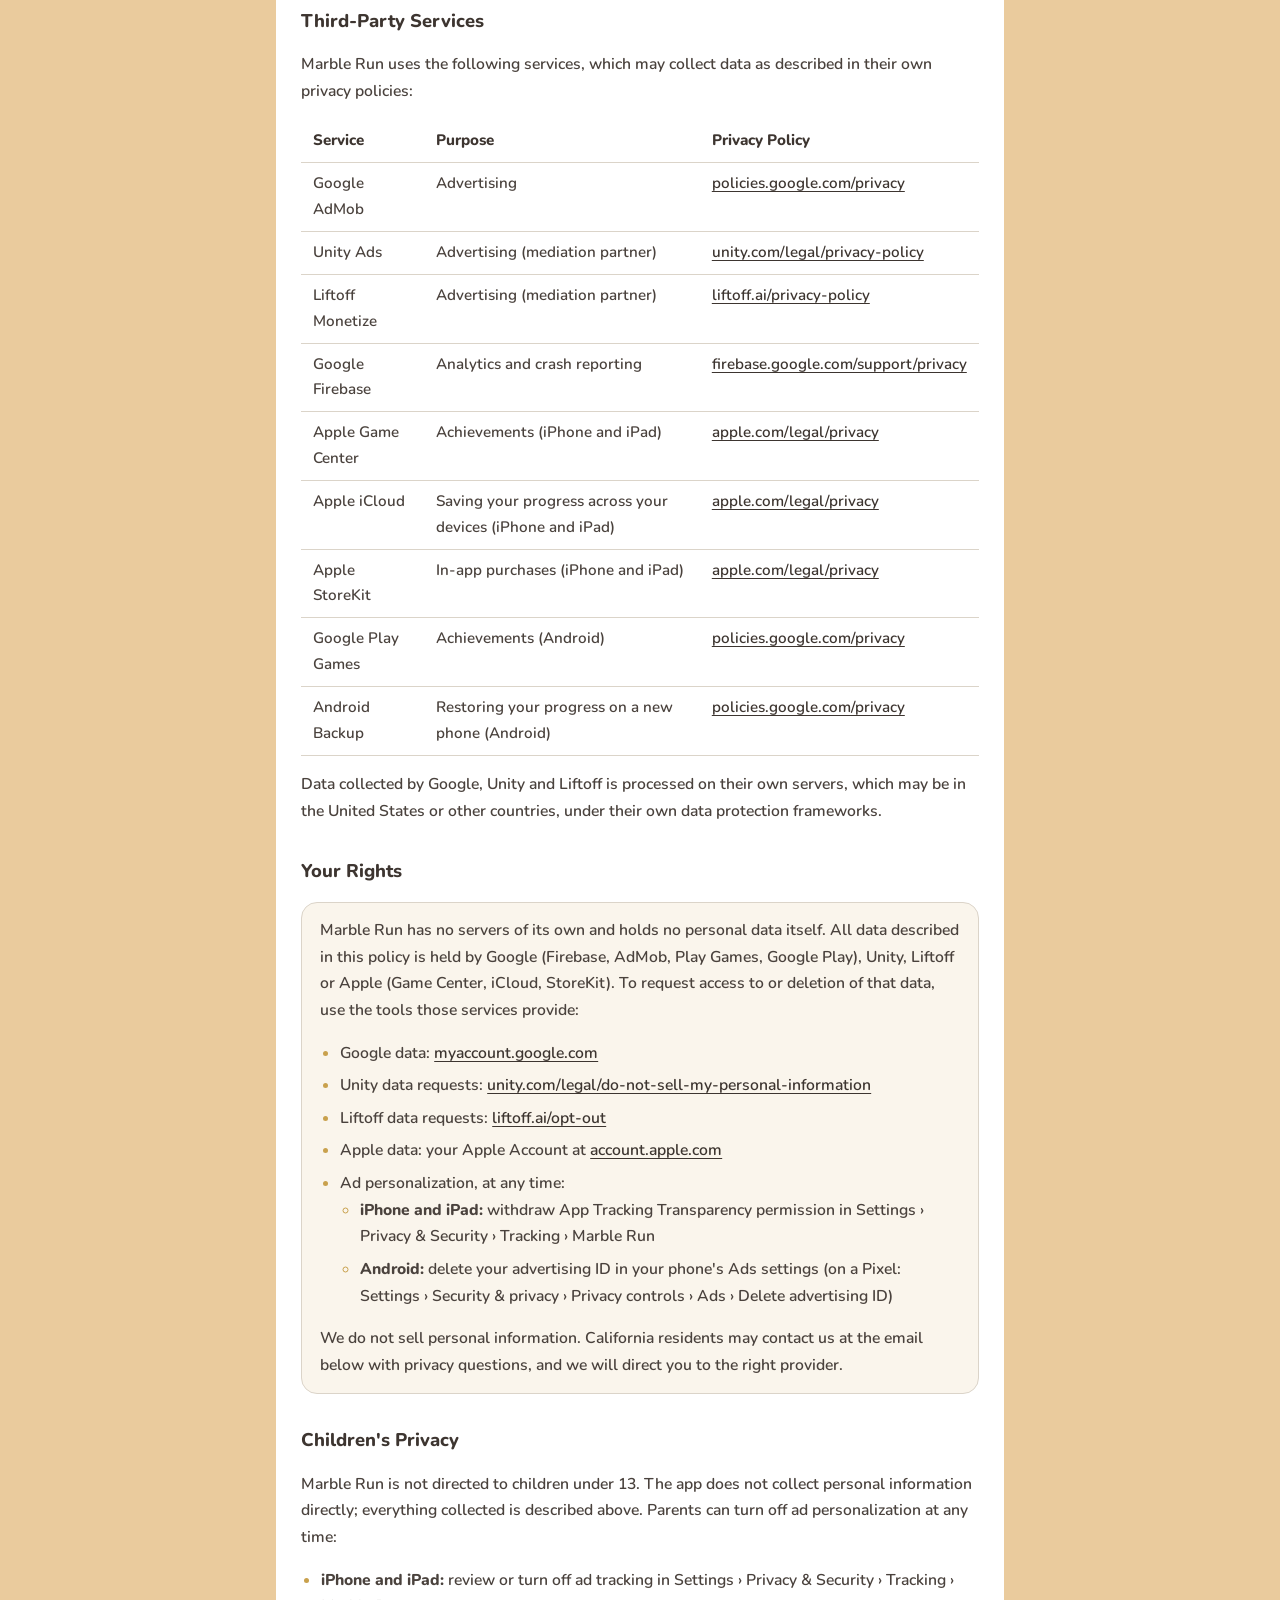
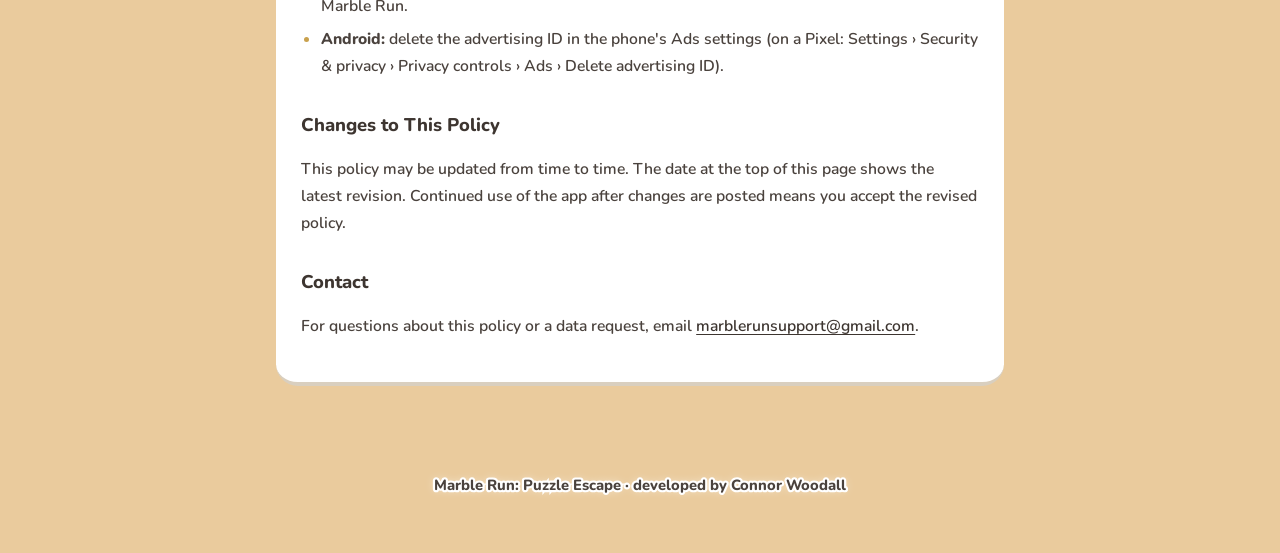
<file: marblerun/privacy.html>
<!DOCTYPE html>
<html lang="en">
<head>
  <meta charset="UTF-8">
  <meta name="viewport" content="width=device-width, initial-scale=1.0">
  <title>Privacy Policy | Marble Run</title>
  <link rel="icon" href="../assets/marblerun/app-icon.png">
  <link rel="stylesheet" href="../assets/marblerun-theme.css">
</head>
<body>

  <div class="mr-page">
    <div class="mr-page-top">
      <a class="mr-round" href="index.html" aria-label="Back"><img src="../assets/marblerun/icons/arrow-left.svg" alt=""></a>
    </div>

    <div class="mr-card mr-text">

      <h1 class="mr-card-title">Privacy Policy</h1>
            <p class="mr-meta">Marble Run: Puzzle Escape &middot; Last updated November 12, 2026</p>

      <p>Marble Run: Puzzle Escape is developed by Connor Woodall. This policy explains what information is collected when you use the app and how it is used.</p>

      <h2>Information We Collect</h2>
      <p>Marble Run has no accounts and does not ask for your name, email address or other contact information. The following data is collected automatically by the services the app uses:</p>
      <ul>
        <li><strong>Usage data:</strong> game events such as levels started and finished, puzzles solved, power-ups used, shop visits and purchases with coins, daily gifts claimed, ads offered and watched for power-ups, and how long levels take, collected by Firebase Analytics to help understand how the game is played and where it is too hard or too easy.</li>
        <li><strong>Crash and diagnostic data:</strong> crash reports and the state of the device when a crash happens, collected by Firebase Crashlytics to find and fix bugs.</li>
        <li><strong>Advertising data:</strong> your device's approximate location, device and advertising identifiers, and how you interact with ads, used by Google AdMob and its advertising partners (currently Unity Ads and Liftoff Monetize) to show ads, limit how often you see the same one, and prevent fraud. Marble Run shows ads between levels, and offers optional ads you can choose to watch for a Hint or an Unlock. In some regions you will first be asked for consent through Google's consent message.
          <ul>
            <li><strong>iPhone and iPad:</strong> Marble Run will also ask for permission to track you across apps and websites using Apple's App Tracking Transparency. If you allow it, your device's advertising identifier (IDFA) may be used to show you ads based on your interests. If you do not, you will only see non-personalized ads, and your data will not be used to target you across apps. You can change this at any time in Settings &rsaquo; Privacy &amp; Security &rsaquo; Tracking.</li>
            <li><strong>Android:</strong> Marble Run does not ask for tracking permission. Your device's advertising ID may be used to show you ads based on your interests unless you delete it in your phone's Ads settings (on a Pixel: Settings &rsaquo; Security &amp; privacy &rsaquo; Privacy controls &rsaquo; Ads &rsaquo; Delete advertising ID).</li>
          </ul>
        </li>
        <li><strong>Achievements data:</strong> your achievement progress, shared with your device's game service to show achievements.
          <ul>
            <li><strong>iPhone and iPad:</strong> your Game Center nickname and progress, shared with Apple through Game Center.</li>
            <li><strong>Android:</strong> your Play Games profile and progress, shared with Google through Google Play Games.</li>
          </ul>
        </li>
        <li><strong>Purchase information:</strong> whether you have bought Remove Ads, used only to turn off the ads between levels. Ads you choose to watch for a power-up are still offered.
          <ul>
            <li><strong>iPhone and iPad:</strong> processed by Apple.</li>
            <li><strong>Android:</strong> Remove Ads is not sold on Android, so no purchase information is collected.</li>
          </ul>
        </li>
      </ul>
      <p>Usage, crash and diagnostic data are not linked to your name or contact information. Your game progress (level, coins, power-ups, cosmetics and achievements) is stored on your device and is not sent to us or to any third party.</p>
      <ul>
        <li><strong>iPhone and iPad:</strong> your progress is also kept in your own iCloud account, so it can follow you to your other devices.</li>
        <li><strong>Android:</strong> your progress is included in your phone's own Google backup, so it comes back if you reinstall the game or move to a new phone.</li>
      </ul>
      <p>Reminders are scheduled on your device and sent by your device; no server is involved.</p>

      <h2>Third-Party Services</h2>
      <p>Marble Run uses the following services, which may collect data as described in their own privacy policies:</p>
      <div class="mr-table-wrap">
      <table>
        <tr><th>Service</th><th>Purpose</th><th>Privacy Policy</th></tr>
        <tr><td>Google AdMob</td><td>Advertising</td><td><a href="https://policies.google.com/privacy">policies.google.com/privacy</a></td></tr>
        <tr><td>Unity Ads</td><td>Advertising (mediation partner)</td><td><a href="https://unity.com/legal/privacy-policy">unity.com/legal/privacy-policy</a></td></tr>
        <tr><td>Liftoff Monetize</td><td>Advertising (mediation partner)</td><td><a href="https://liftoff.ai/privacy-policy/">liftoff.ai/privacy-policy</a></td></tr>
        <tr><td>Google Firebase</td><td>Analytics and crash reporting</td><td><a href="https://firebase.google.com/support/privacy">firebase.google.com/support/privacy</a></td></tr>
        <tr><td>Apple Game Center</td><td>Achievements (iPhone and iPad)</td><td><a href="https://www.apple.com/legal/privacy/">apple.com/legal/privacy</a></td></tr>
        <tr><td>Apple iCloud</td><td>Saving your progress across your devices (iPhone and iPad)</td><td><a href="https://www.apple.com/legal/privacy/">apple.com/legal/privacy</a></td></tr>
        <tr><td>Apple StoreKit</td><td>In-app purchases (iPhone and iPad)</td><td><a href="https://www.apple.com/legal/privacy/">apple.com/legal/privacy</a></td></tr>
        <tr><td>Google Play Games</td><td>Achievements (Android)</td><td><a href="https://policies.google.com/privacy">policies.google.com/privacy</a></td></tr>
        <tr><td>Android Backup</td><td>Restoring your progress on a new phone (Android)</td><td><a href="https://policies.google.com/privacy">policies.google.com/privacy</a></td></tr>
      </table>
      </div>
      <p>Data collected by Google, Unity and Liftoff is processed on their own servers, which may be in the United States or other countries, under their own data protection frameworks.</p>

      <h2>Your Rights</h2>
      <div class="mr-callout">
        <p style="margin-top:0;">Marble Run has no servers of its own and holds no personal data itself. All data described in this policy is held by Google (Firebase, AdMob, Play Games, Google Play), Unity, Liftoff or Apple (Game Center, iCloud, StoreKit). To request access to or deletion of that data, use the tools those services provide:</p>
        <ul>
          <li>Google data: <a href="https://myaccount.google.com">myaccount.google.com</a></li>
          <li>Unity data requests: <a href="https://unity.com/legal/do-not-sell-my-personal-information">unity.com/legal/do-not-sell-my-personal-information</a></li>
          <li>Liftoff data requests: <a href="https://liftoff.ai/opt-out/">liftoff.ai/opt-out</a></li>
          <li>Apple data: your Apple Account at <a href="https://account.apple.com">account.apple.com</a></li>
          <li>Ad personalization, at any time:
            <ul>
              <li><strong>iPhone and iPad:</strong> withdraw App Tracking Transparency permission in Settings &rsaquo; Privacy &amp; Security &rsaquo; Tracking &rsaquo; Marble Run</li>
              <li><strong>Android:</strong> delete your advertising ID in your phone's Ads settings (on a Pixel: Settings &rsaquo; Security &amp; privacy &rsaquo; Privacy controls &rsaquo; Ads &rsaquo; Delete advertising ID)</li>
            </ul>
          </li>
        </ul>
        <p style="margin-bottom:0;">We do not sell personal information. California residents may contact us at the email below with privacy questions, and we will direct you to the right provider.</p>
      </div>

      <h2>Children's Privacy</h2>
      <p>Marble Run is not directed to children under 13. The app does not collect personal information directly; everything collected is described above. Parents can turn off ad personalization at any time:</p>
      <ul>
        <li><strong>iPhone and iPad:</strong> review or turn off ad tracking in Settings &rsaquo; Privacy &amp; Security &rsaquo; Tracking &rsaquo; Marble Run.</li>
        <li><strong>Android:</strong> delete the advertising ID in the phone's Ads settings (on a Pixel: Settings &rsaquo; Security &amp; privacy &rsaquo; Privacy controls &rsaquo; Ads &rsaquo; Delete advertising ID).</li>
      </ul>

      <h2>Changes to This Policy</h2>
      <p>This policy may be updated from time to time. The date at the top of this page shows the latest revision. Continued use of the app after changes are posted means you accept the revised policy.</p>

      <h2>Contact</h2>
            <p>For questions about this policy or a data request, email <a href="mailto:marblerunsupport@gmail.com">marblerunsupport@gmail.com</a>.</p>

    </div>
  </div>

  <p class="mr-footer">Marble Run: Puzzle Escape &middot; developed by Connor Woodall</p>

</body>
</html>
</file>
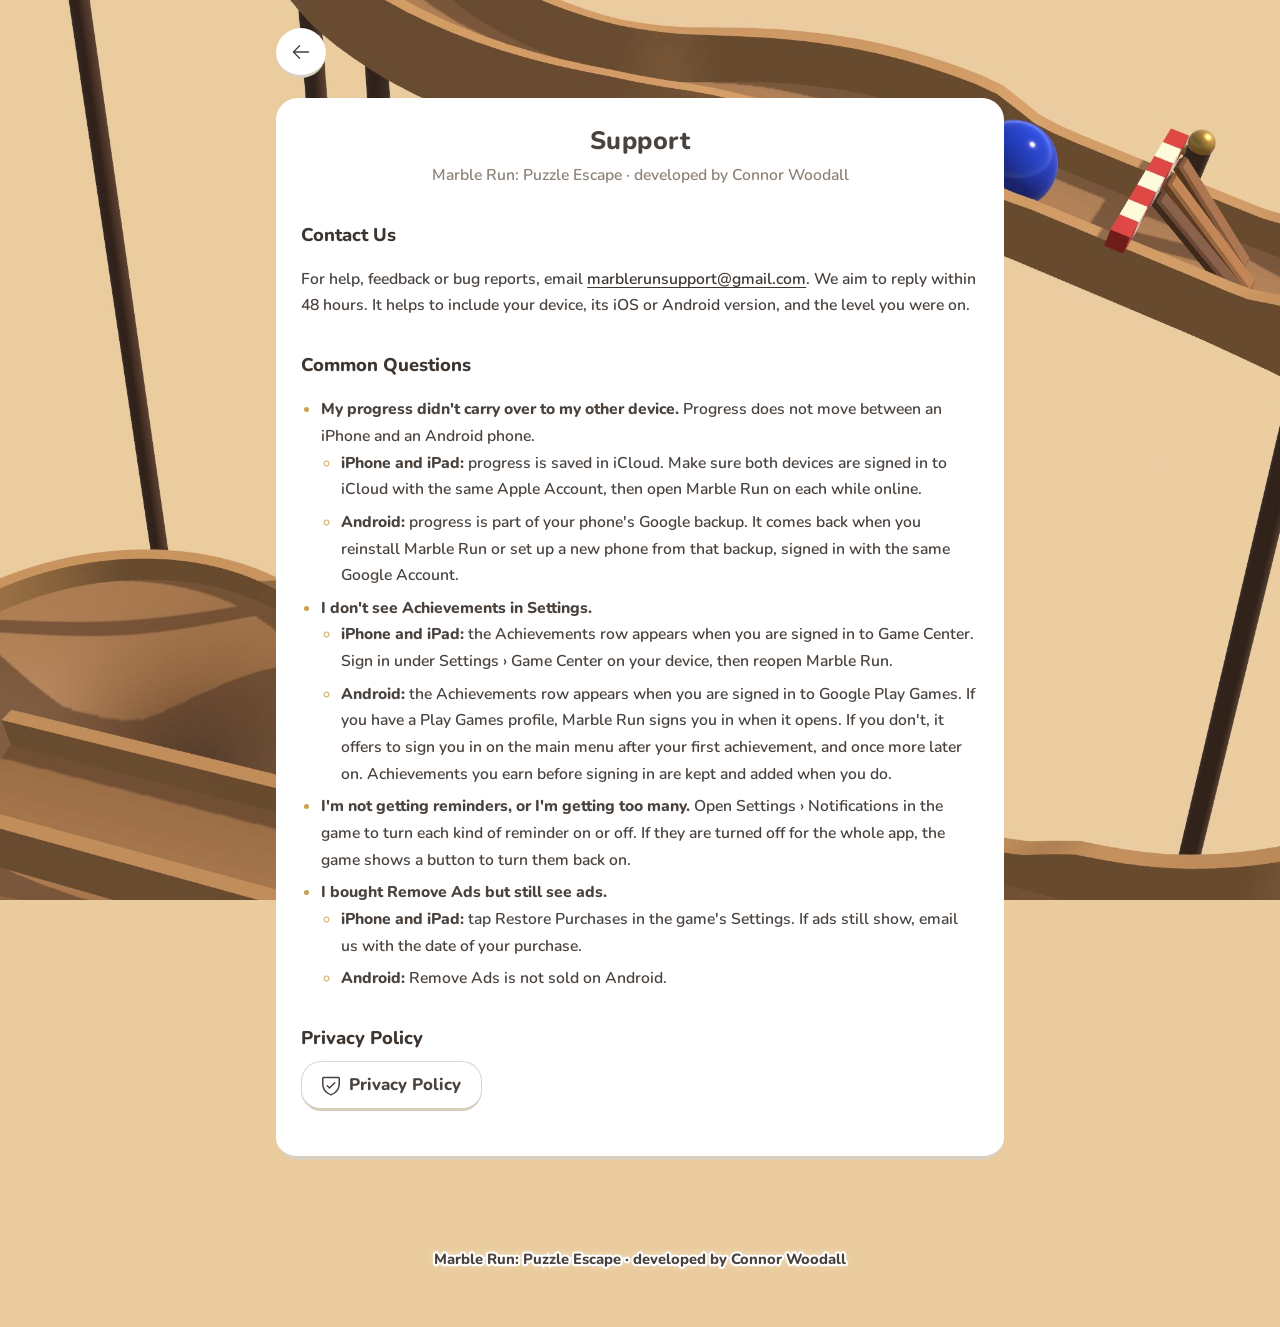
<file: marblerun/support.html>
<!DOCTYPE html>
<html lang="en">
<head>
  <meta charset="UTF-8">
  <meta name="viewport" content="width=device-width, initial-scale=1.0">
  <title>Support | Marble Run</title>
  <link rel="icon" href="../assets/marblerun/app-icon.png">
  <link rel="stylesheet" href="../assets/marblerun-theme.css">
</head>
<body>

  <div class="mr-page">
    <div class="mr-page-top">
      <a class="mr-round" href="index.html" aria-label="Back"><img src="../assets/marblerun/icons/arrow-left.svg" alt=""></a>
    </div>

    <div class="mr-card mr-text">

      <h1 class="mr-card-title">Support</h1>
      <p class="mr-meta">Marble Run: Puzzle Escape &middot; developed by Connor Woodall</p>

      <h2>Contact Us</h2>
            <p>For help, feedback or bug reports, email <a href="mailto:marblerunsupport@gmail.com">marblerunsupport@gmail.com</a>. We aim to reply within 48 hours. It helps to include your device, its iOS or Android version, and the level you were on.</p>

      <h2>Common Questions</h2>
      <ul>
        <li><strong>My progress didn't carry over to my other device.</strong> Progress does not move between an iPhone and an Android phone.
          <ul>
            <li><strong>iPhone and iPad:</strong> progress is saved in iCloud. Make sure both devices are signed in to iCloud with the same Apple Account, then open Marble Run on each while online.</li>
            <li><strong>Android:</strong> progress is part of your phone's Google backup. It comes back when you reinstall Marble Run or set up a new phone from that backup, signed in with the same Google Account.</li>
          </ul>
        </li>
        <li><strong>I don't see Achievements in Settings.</strong>
          <ul>
            <li><strong>iPhone and iPad:</strong> the Achievements row appears when you are signed in to Game Center. Sign in under Settings &rsaquo; Game Center on your device, then reopen Marble Run.</li>
            <li><strong>Android:</strong> the Achievements row appears when you are signed in to Google Play Games. If you have a Play Games profile, Marble Run signs you in when it opens. If you don't, it offers to sign you in on the main menu after your first achievement, and once more later on. Achievements you earn before signing in are kept and added when you do.</li>
          </ul>
        </li>
        <li><strong>I'm not getting reminders, or I'm getting too many.</strong> Open Settings &rsaquo; Notifications in the game to turn each kind of reminder on or off. If they are turned off for the whole app, the game shows a button to turn them back on.</li>
        <li><strong>I bought Remove Ads but still see ads.</strong>
          <ul>
            <li><strong>iPhone and iPad:</strong> tap Restore Purchases in the game's Settings. If ads still show, email us with the date of your purchase.</li>
            <li><strong>Android:</strong> Remove Ads is not sold on Android.</li>
          </ul>
        </li>
      </ul>

      <h2>Privacy Policy</h2>
      <p class="mr-inline-action"><a class="mr-pill" href="privacy.html"><img src="../assets/marblerun/icons/shield-check.svg" alt="">Privacy Policy</a></p>

    </div>
  </div>

  <p class="mr-footer">Marble Run: Puzzle Escape &middot; developed by Connor Woodall</p>

</body>
</html>
</file>
<file: assets/site.css>
:root {
  --ink: #1a1a1a;
  --ink-soft: #5a5a63;
  --paper: #ffffff;
  --paper-soft: #f6f7f9;
  --border: #e7e8ec;
  --accent: #3a3a42;
  --shadow: 0 8px 24px rgba(20, 20, 30, 0.06);
}

@media (prefers-color-scheme: dark) {
  :root {
    --ink: #eef0f3;
    --ink-soft: #a7abb6;
    --paper: #121317;
    --paper-soft: #1a1b20;
    --border: #2a2c33;
    --accent: #d7d9de;
    --shadow: 0 8px 24px rgba(0, 0, 0, 0.4);
  }
}

* { box-sizing: border-box; }

html, body { height: 100%; }

body {
  margin: 0;
  min-height: 100vh;
  display: flex;
  flex-direction: column;
  font-family: -apple-system, BlinkMacSystemFont, "Segoe UI", Roboto, sans-serif;
  color: var(--ink);
  background: var(--paper);
  background-image: radial-gradient(circle at 50% 15%, var(--paper-soft), transparent 60%);
  background-attachment: fixed;
  line-height: 1.7;
}

.wrap {
  flex: 1;
  width: 100%;
  max-width: 960px;
  padding: clamp(64px, 14vh, 140px) clamp(24px, 8vw, 120px) 48px;
}

h1 {
  font-size: 2.8rem;
  margin: 0 0 8px;
  letter-spacing: -0.01em;
}

p.subtitle {
  margin: 0 0 52px;
  color: var(--ink-soft);
  font-size: 1.1rem;
}

h2.section-label {
  font-size: 0.78rem;
  text-transform: uppercase;
  letter-spacing: 0.08em;
  color: var(--ink-soft);
  margin: 0 0 14px;
  font-weight: 600;
}

.app-card {
  display: flex;
  align-items: center;
  gap: 20px;
  max-width: 620px;
  padding: 20px;
  border: 1px solid var(--border);
  border-radius: 16px;
  background: var(--paper-soft);
  text-decoration: none;
  color: var(--ink);
  box-shadow: var(--shadow);
  transition: transform 0.15s ease, box-shadow 0.15s ease;
}

.app-card:hover {
  transform: translateY(-2px);
  box-shadow: 0 12px 28px rgba(20, 20, 30, 0.1);
}

.app-card img {
  width: 64px;
  height: 64px;
  border-radius: 22%;
  box-shadow: 0 2px 8px rgba(0, 0, 0, 0.15);
  flex-shrink: 0;
}

.app-card .app-meta { flex: 1; min-width: 0; }

.app-card .app-name {
  font-weight: 700;
  font-size: 1.05rem;
  margin: 0 0 2px;
}

.app-card .app-desc {
  margin: 0;
  color: var(--ink-soft);
  font-size: 0.92rem;
}

.app-card .app-arrow {
  color: var(--ink-soft);
  font-size: 1.2rem;
}

footer {
  width: 100%;
  padding: 20px clamp(24px, 8vw, 120px) 32px;
  border-top: 1px solid var(--border);
  color: var(--ink-soft);
  font-size: 0.85rem;
}

footer a { color: var(--ink-soft); }
</file>
<file: assets/colorpop-theme.css>
/* Shared theme for Color Pop's site pages (colorpop.html, privacy.html, support.html).
   Colors and the balloon shape are pulled directly from the app: PaintColor.swift's
   red/orange/yellow/green/blue/purple values and BalloonIcon.swift's Canvas geometry.

   Deliberately light/playful always, no dark-mode variant: the brand IS a bright sky,
   so letting the OS theme flip it dark fights the whole point. */

@font-face {
  font-family: "Baloo 2";
  font-weight: 700;
  font-style: normal;
  font-display: swap;
  src: url("fonts/baloo2-latin.woff2") format("woff2");
}

@font-face {
  font-family: "Baloo 2";
  font-weight: 800;
  font-style: normal;
  font-display: swap;
  src: url("fonts/baloo2-latin.woff2") format("woff2");
}

:root {
  --sky-top: #4f8fc4;
  --sky-mid: #6fb2dd;
  --sky-bottom: #87ceeb;
  --sky-pale: #eaf6fc;

  --accent: #215ede;
  --accent-dark: #1a4bb8;
  --accent-tint: #eaf1fd;
  --green: #2eb838;
  --green-dark: #238a2a;

  --balloon-red: #ed2e2e;
  --balloon-orange: #fa8c0d;
  --balloon-yellow: #fad11a;
  --balloon-green: #2eb838;
  --balloon-blue: #215ede;
  --balloon-purple: #9426bf;

  --ink: #1a1a1a;
  --ink-soft: #55555c;
  --paper: #ffffff;
  --paper-soft: #f4f8fc;
  --border: #e2e8f1;
  --shadow: 0 10px 30px rgba(20, 40, 70, 0.14);
}

* { box-sizing: border-box; }

body {
  margin: 0;
  font-family: -apple-system, BlinkMacSystemFont, "Segoe UI", Roboto, sans-serif;
  color: var(--ink);
  background: linear-gradient(180deg, var(--sky-top) 0%, var(--sky-mid) 22%, var(--sky-bottom) 42%, var(--sky-pale) 78%);
  background-repeat: no-repeat;
  background-attachment: fixed;
  line-height: 1.7;
}

.cp-wordmark {
  font-family: "Baloo 2", -apple-system, BlinkMacSystemFont, sans-serif;
  font-weight: 800;
}

a { color: var(--accent); }
a:hover { color: var(--accent-dark); }

/* ---------- Hero (colorpop.html) ---------- */

.cp-hero {
  position: relative;
  overflow: hidden;
  padding: 56px 24px 40px;
  text-align: center;
}

.cp-hero-content { position: relative; z-index: 2; }

.cp-icon {
  width: 96px;
  height: 96px;
  border-radius: 22%;
  box-shadow: 0 8px 24px rgba(0, 0, 0, 0.25);
  display: block;
  margin: 0 auto 18px;
}

.cp-hero h1 {
  margin: 0 0 8px;
  font-size: 3rem;
  color: #fff;
  text-shadow: 0 2px 0 rgba(0, 40, 90, 0.35), 0 6px 18px rgba(0, 30, 70, 0.25);
}

.cp-hero p.cp-tagline {
  margin: 0;
  font-size: 1.25rem;
  font-weight: 600;
  color: #fff;
  text-shadow: 0 1px 0 rgba(0, 40, 90, 0.3);
}

/* ---------- Page row (privacy.html, support.html) ----------
   "Back" button and the white content card sit side by side (an hstack),
   the button pinned toward the left edge and the card centered in the
   remaining space, not stacked on top of one another. No separate colored
   banner behind either: that meant a second gradient layered over the
   body's, and the two never lined up once page length varied (privacy/
   support are much taller than colorpop.html). Both just sit directly on
   the one continuous body gradient. */

.cp-page-row {
  display: flex;
  align-items: flex-start;
  gap: 20px;
  max-width: 1040px;
  margin: 0 auto;
  padding: 28px 24px 0;
}

.cp-topbar {
  flex: 0 0 auto;
  position: relative;
  z-index: 3;
}

@media (max-width: 760px) {
  .cp-page-row { flex-direction: column; align-items: center; }
}

/* ---------- Balloon / confetti decoration ---------- */

.cp-balloon {
  position: absolute;
  z-index: 1;
  filter: drop-shadow(0 6px 10px rgba(0, 30, 70, 0.18));
  animation: cp-float 6s ease-in-out infinite;
}

.cp-confetti {
  position: absolute;
  z-index: 1;
  border-radius: 50%;
  opacity: 0.85;
}

@keyframes cp-float {
  0%, 100% { transform: translateY(0); }
  50% { transform: translateY(-10px); }
}

@media (prefers-reduced-motion: reduce) {
  .cp-balloon { animation: none; }
}

/* ---------- Description card ----------
   Styled after the app's own results overlay: a solid-color header bar
   ("Level 13") sitting on top of a white card. */

.cp-blurb {
  max-width: 640px;
  margin: 0 auto 40px;
  background: var(--paper);
  border-radius: 20px;
  box-shadow: var(--shadow);
  position: relative;
  z-index: 2;
  overflow: hidden;
}

.cp-blurb-header {
  background: var(--accent);
  padding: 16px 28px;
  text-align: center;
}

.cp-blurb-header h2 {
  margin: 0;
  font-family: "Baloo 2", sans-serif;
  font-weight: 700;
  font-size: 1.35rem;
  color: #fff;
}

.cp-blurb-body { padding: 26px 30px 30px; }

.cp-blurb-body p { margin: 0 0 16px; font-size: 1.02rem; }

.cp-blurb-body h3 {
  font-family: "Baloo 2", sans-serif;
  font-weight: 700;
  font-size: 1.02rem;
  margin: 22px 0 8px;
  color: var(--accent-dark);
}

.cp-blurb-body ul { margin: 0 0 4px; padding-left: 22px; }
.cp-blurb-body li { margin-bottom: 6px; }
.cp-blurb-body li::marker { color: var(--balloon-orange); }

.cp-blurb-body p.cp-closing {
  margin-top: 20px;
  font-weight: 600;
  color: var(--ink-soft);
  font-size: 0.95rem;
}

/* ---------- Screenshot showcase ----------
   Each shot sits on its own white card so it doesn't melt into the sky
   background behind it (the screenshots are themselves sky-blue). */

.cp-showcase {
  display: flex;
  gap: 20px;
  overflow-x: auto;
  padding: 4px clamp(24px, 8vw, 120px) 28px;
  scroll-snap-type: x mandatory;
  scroll-padding-left: clamp(24px, 8vw, 120px);
  -webkit-overflow-scrolling: touch;

  /* Fade the two edges so cut-off cards read as "more to scroll", not a layout bug. */
  mask-image: linear-gradient(
    to right, transparent, black 48px, black calc(100% - 48px), transparent
  );
  -webkit-mask-image: linear-gradient(
    to right, transparent, black 48px, black calc(100% - 48px), transparent
  );

  scrollbar-width: thin;
  scrollbar-color: var(--accent) transparent;
}

.cp-showcase::-webkit-scrollbar { height: 8px; }
.cp-showcase::-webkit-scrollbar-track { background: transparent; }
.cp-showcase::-webkit-scrollbar-thumb {
  background: var(--accent);
  border-radius: 999px;
}

.cp-shot {
  flex: 0 0 auto;
  scroll-snap-align: start;
  background: var(--paper);
  padding: 10px;
  border-radius: 22px;
  box-shadow: 0 14px 30px rgba(15, 35, 65, 0.28);
}

.cp-shot img {
  height: 440px;
  width: auto;
  max-width: none;
  border-radius: 14px;
  display: block;
}

@media (max-width: 640px) {
  .cp-shot img { height: 340px; }
}

/* ---------- Buttons ----------
   Matches ResultsOverlayView+ActionButtons.swift exactly: solid fill,
   RoundedRectangle (not a pill), and a flat hard-edged offset shadow
   (SwiftUI's `.shadow(radius: 0, y: 4)`) instead of a blurred bevel. */

.cp-links {
  max-width: 420px;
  margin: 44px auto 8px;
  padding: 0 24px;
  position: relative;
  z-index: 2;
}

.cp-btn-candy {
  display: block;
  width: 100%;
  text-align: center;
  font-family: "Baloo 2", sans-serif;
  font-weight: 700;
  color: #fff;
  text-decoration: none;
  border: none;
  box-sizing: border-box;
  transition: transform 0.08s ease, box-shadow 0.08s ease;
}

.cp-btn-candy:hover { color: #fff; }

.cp-btn-primary {
  padding: 15px 20px;
  border-radius: 16px;
  font-size: 1.15rem;
  background: #34c759;
  box-shadow: 0 4px 0 0 #006100;
  margin-bottom: 12px;
}

.cp-btn-primary:active { transform: translateY(4px); box-shadow: 0 0 0 0 #006100; }

.cp-btn-row { display: flex; gap: 10px; }

.cp-btn-secondary {
  padding: 12px 16px;
  border-radius: 14px;
  font-size: 0.95rem;
  background: var(--accent);
  box-shadow: 0 3px 0 0 #0f338c;
  flex: 1;
}

.cp-btn-secondary:active { transform: translateY(3px); box-shadow: 0 0 0 0 #0f338c; }

/* Standalone button dropped into a paragraph/content flow, not a full-width action row. */
.cp-btn-inline { display: inline-block; width: auto; }

/* ---------- Content (privacy.html, support.html) ---------- */

.cp-content {
  flex: 1 1 auto;
  max-width: 720px;
  margin: 0 auto 48px;
  padding: 0 24px;
  position: relative;
  z-index: 3;
}

.cp-card {
  background: var(--paper);
  border-radius: 18px;
  box-shadow: var(--shadow);
  padding: 28px 28px 8px;
}

h1.cp-page-title {
  font-family: "Baloo 2", sans-serif;
  font-weight: 700;
  font-size: 1.9rem;
  margin: 0 0 4px;
}

.cp-rainbow-rule {
  height: 5px;
  width: 64px;
  border-radius: 3px;
  margin: 0 0 20px;
  background: linear-gradient(
    90deg,
    var(--balloon-red), var(--balloon-orange), var(--balloon-yellow),
    var(--balloon-green), var(--balloon-blue), var(--balloon-purple)
  );
}

.cp-meta { color: var(--ink-soft); font-size: 0.9rem; margin-bottom: 30px; }

h2 { font-size: 1.1rem; margin-top: 34px; }
p, li { font-size: 0.97rem; color: var(--ink); }
ul { padding-left: 20px; }

li::marker { color: var(--accent); }

table { border-collapse: collapse; width: 100%; font-size: 0.95rem; }
th, td { text-align: left; padding: 8px 12px; border-bottom: 1px solid var(--border); }
th { font-weight: 700; }

.cp-callout {
  background: var(--paper-soft);
  border: 1px solid var(--border);
  border-radius: 12px;
  padding: 14px 18px;
  margin: 16px 0;
}

/* ---------- Footer ---------- */

.cp-footer {
  text-align: center;
  color: var(--ink-soft);
  font-size: 0.85rem;
  padding: 24px 24px 48px;
  position: relative;
  z-index: 2;
}

.cp-footer a { color: var(--ink-soft); }
</file>
<file: assets/marblerun-theme.css>
/* Marble Run's pages. Sizes are the game's UI units (UiKit.cs) times --u. Light only: the tan table is the brand. */

@font-face {
  font-family: "Nunito";
  font-weight: 600;
  font-style: normal;
  font-display: swap;
  src: url("fonts/Nunito-SemiBold.ttf") format("truetype");
}

@font-face {
  font-family: "Nunito";
  font-weight: 800;
  font-style: normal;
  font-display: swap;
  src: url("fonts/Nunito-ExtraBold.ttf") format("truetype");
}

:root {
  --u: 0.42px;

  --table: #eacb9d;
  --charcoal: #3d3530;
  --charcoal-edge: #2c2521;
  --grey: #4a423d;
  --grey-muted: #8c8278;
  --surface: #ffffff;
  --surface-line: #dbd4c9;
  --bevel: #d9cfbf;
  --coin: #c9a14d;
}

@media (max-width: 640px) {
  :root { --u: 0.36px; }
}

* { box-sizing: border-box; }

html { background: var(--table); }

body {
  margin: 0;
  min-height: 100vh;
  font-family: "Nunito", -apple-system, BlinkMacSystemFont, "Segoe UI", Roboto, sans-serif;
  font-weight: 600;
  color: var(--grey);
  line-height: 1.7;
  background: transparent;
}

/* Cropped from the left first so narrower windows keep the marble. */
body::before {
  content: "";
  position: fixed;
  inset: 0;
  z-index: -1;
  background: url("marblerun/track-wide.jpg") 70% bottom / cover no-repeat, var(--table);
}

@media (max-aspect-ratio: 4/5) {
  body::before {
    background: url("marblerun/track-tall.jpg") center bottom / cover no-repeat, var(--table);
  }
}

a { color: var(--charcoal); text-underline-offset: 3px; }
a:hover { color: #000; }
a:focus-visible { outline: 3px solid var(--coin); outline-offset: 3px; border-radius: 8px; }

.mr-hero {
  padding: 56px 24px 36px;
  text-align: center;
}

.mr-icon {
  width: 104px;
  height: 104px;
  border-radius: 22%;
  display: block;
  margin: 0 auto 22px;
  box-shadow: 0 0 0 1px rgba(61, 53, 48, 0.08), 0 8px 20px rgba(61, 53, 48, 0.22);
}

.mr-wordmark {
  margin: 0;
  font-weight: 800;
  font-size: calc(138 * var(--u) * 1.1);
  letter-spacing: 0.02em;
  line-height: 1.15;
  color: #fff;
  -webkit-text-stroke: 0.08em var(--charcoal);
  paint-order: stroke fill;
  text-shadow: 0 0.11em 0 var(--charcoal);
}

.mr-tagline {
  display: inline-block;
  margin: calc(30 * var(--u)) 0 0;
  padding: calc(10 * var(--u)) calc(40 * var(--u)) calc(12 * var(--u));
  border-radius: calc(40 * var(--u));
  background: var(--charcoal);
  color: #fff;
  font-weight: 600;
  font-size: calc(46 * var(--u));
  letter-spacing: calc(14 * var(--u));
  text-transform: uppercase;
}

.mr-card {
  background: var(--surface);
  border-radius: calc(52 * var(--u));
  border-bottom: calc(10 * var(--u)) solid var(--bevel);
  padding: calc(64 * var(--u)) calc(60 * var(--u));
}

.mr-card-title {
  margin: 0;
  text-align: center;
  font-weight: 800;
  font-size: calc(60 * var(--u));
  letter-spacing: calc(1 * var(--u));
  color: var(--grey);
  line-height: 1.3;
}

.mr-blurb {
  max-width: 660px;
  width: calc(100% - 32px);
  margin: 0 auto;
}

.mr-blurb .mr-card-body {
  margin-top: calc(36 * var(--u));
  text-align: center;
  font-size: calc(38 * var(--u));
  color: var(--grey-muted);
}

/* The description reads as one left-aligned column under the centered title. */
.mr-blurb .mr-card-body.mr-description { text-align: left; }
.mr-description p:first-child { margin-top: 0; }
.mr-description p:last-child { margin-bottom: 0; }
.mr-description h3 {
  margin: calc(44 * var(--u)) 0 calc(8 * var(--u));
  font-weight: 800;
  font-size: calc(42 * var(--u));
  color: var(--grey);
}
.mr-description ul { margin: 0; padding-left: 20px; }
.mr-description li { margin-bottom: 4px; }
.mr-description li::marker { color: var(--coin); }

/* The App Store screenshots, a row that scrolls sideways; each image is the device on the table. */
.mr-showcase {
  display: flex;
  gap: 20px;
  overflow-x: auto;
  margin-top: 40px;
  padding: 4px clamp(24px, 8vw, 120px) 24px;
  scroll-snap-type: x mandatory;
  scroll-padding-left: clamp(24px, 8vw, 120px);
  -webkit-overflow-scrolling: touch;
  mask-image: linear-gradient(to right, transparent, black 48px, black calc(100% - 48px), transparent);
  -webkit-mask-image: linear-gradient(to right, transparent, black 48px, black calc(100% - 48px), transparent);
}

.mr-showcase::-webkit-scrollbar { height: 8px; }
.mr-showcase::-webkit-scrollbar-track { background: transparent; }
.mr-showcase::-webkit-scrollbar-thumb { background: var(--coin); border-radius: 999px; }

/* Each screenshot on a white card like the game's, so its own tan table doesn't run into the page's. */
.mr-shot {
  flex: 0 0 auto;
  scroll-snap-align: start;
  background: var(--surface);
  padding: 10px;
  border-radius: 24px;
  border-bottom: calc(10 * var(--u)) solid var(--bevel);
}

.mr-shot img {
  height: 440px;
  width: auto;
  max-width: none;
  border-radius: 16px;
  display: block;
}

@media (max-width: 640px) {
  .mr-shot img { height: 340px; }
}

.mr-links {
  display: flex;
  flex-direction: column;
  align-items: center;
  margin: 40px auto 8px;
  padding: 0 16px;
}

.mr-store-row {
  display: flex;
  flex-wrap: wrap;
  justify-content: center;
  gap: calc(30 * var(--u));
}

.mr-play {
  display: inline-flex;
  flex-direction: column;
  align-items: center;
  text-decoration: none;
  background: var(--charcoal);
  border-radius: calc(70 * var(--u));
  border-bottom: calc(12 * var(--u)) solid var(--charcoal-edge);
  padding: calc(30 * var(--u)) calc(160 * var(--u)) calc(34 * var(--u));
  color: #fff;
  transition: transform 0.08s ease;
}

.mr-play:hover { color: #fff; }
.mr-play:active { transform: translateY(calc(6 * var(--u))); }

.mr-play-word {
  font-weight: 800;
  font-size: calc(84 * var(--u));
  letter-spacing: calc(2 * var(--u));
  line-height: 1.2;
}

.mr-play-sub {
  font-weight: 600;
  font-size: calc(32 * var(--u));
  letter-spacing: calc(6 * var(--u));
  text-transform: uppercase;
  color: rgba(255, 255, 255, 0.65);
  line-height: 1.4;
}

.mr-pill-row {
  display: flex;
  flex-wrap: wrap;
  justify-content: center;
  gap: calc(24 * var(--u));
  margin-top: calc(48 * var(--u));
}

.mr-pill {
  display: inline-flex;
  align-items: center;
  gap: calc(16 * var(--u));
  background: var(--surface);
  border-radius: calc(48 * var(--u));
  border-bottom: calc(8 * var(--u)) solid var(--bevel);
  padding: calc(26 * var(--u)) calc(48 * var(--u)) calc(28 * var(--u)) calc(40 * var(--u));
  color: var(--grey);
  font-weight: 800;
  font-size: calc(40 * var(--u));
  line-height: 1;
  text-decoration: none;
  white-space: nowrap;
  transition: transform 0.08s ease;
}

.mr-pill:hover { color: var(--charcoal); }

/* A white pill vanishes on a white card, so there it gets the game's in-card outline (UiKit.SecondaryButton). */
.mr-card .mr-pill { border: calc(3 * var(--u)) solid var(--surface-line); border-bottom: calc(8 * var(--u)) solid var(--bevel); }
.mr-pill:active { transform: translateY(calc(4 * var(--u))); }
.mr-pill img { width: calc(56 * var(--u)); height: calc(56 * var(--u)); display: block; }

.mr-round {
  display: inline-flex;
  align-items: center;
  justify-content: center;
  width: calc(120 * var(--u));
  height: calc(120 * var(--u));
  border-radius: 50%;
  background: var(--surface);
  border-bottom: calc(8 * var(--u)) solid var(--bevel);
  transition: transform 0.08s ease;
}

.mr-round:active { transform: translateY(calc(4 * var(--u))); }
.mr-round img { width: calc(120 * 0.44 * var(--u)); height: calc(120 * 0.44 * var(--u)); display: block; }

.mr-page {
  max-width: 760px;
  margin: 0 auto;
  padding: 28px 16px 48px;
}

.mr-page-top { margin-bottom: 20px; }

.mr-text { text-align: left; }
.mr-text .mr-card-title { margin-bottom: 4px; }

.mr-meta { text-align: center; color: var(--grey-muted); font-size: 0.92rem; margin: 0 0 24px; }

.mr-text h2 { font-size: 1.15rem; font-weight: 800; color: var(--charcoal); margin: 30px 0 8px; }
.mr-text p, .mr-text li { font-size: 0.98rem; }
.mr-text ul { padding-left: 20px; }
.mr-text li { margin-bottom: 6px; }
.mr-text li::marker { color: var(--coin); }

.mr-table-wrap { overflow-x: auto; }
.mr-text table { border-collapse: collapse; width: 100%; font-size: 0.95rem; }
.mr-text th, .mr-text td { text-align: left; padding: 8px 12px; border-bottom: 1px solid var(--surface-line); vertical-align: top; }
.mr-text th { font-weight: 800; color: var(--charcoal); }

.mr-callout {
  background: #faf5ec;
  border: 1px solid var(--surface-line);
  border-radius: 16px;
  padding: 14px 18px;
  margin: 16px 0;
}

.mr-inline-action { margin: 4px 0 18px; }

@media (max-width: 640px) {
  .mr-card { padding: 22px 18px; }
}

.mr-placeholder {
  background: #fff3c4;
  border-radius: 6px;
  padding: 0 4px;
}

/* The game's caption style (UiKit.Outlined), so it reads over the track. */
.mr-footer {
  text-align: center;
  color: var(--grey);
  font-weight: 800;
  font-size: 0.92rem;
  padding: 24px 24px 40px;
  -webkit-text-stroke: 0.3em #fff;
  paint-order: stroke fill;
  text-shadow: 0 0 10px rgba(255, 255, 255, 0.9);
}

.mr-footer a { color: inherit; }
</file>
